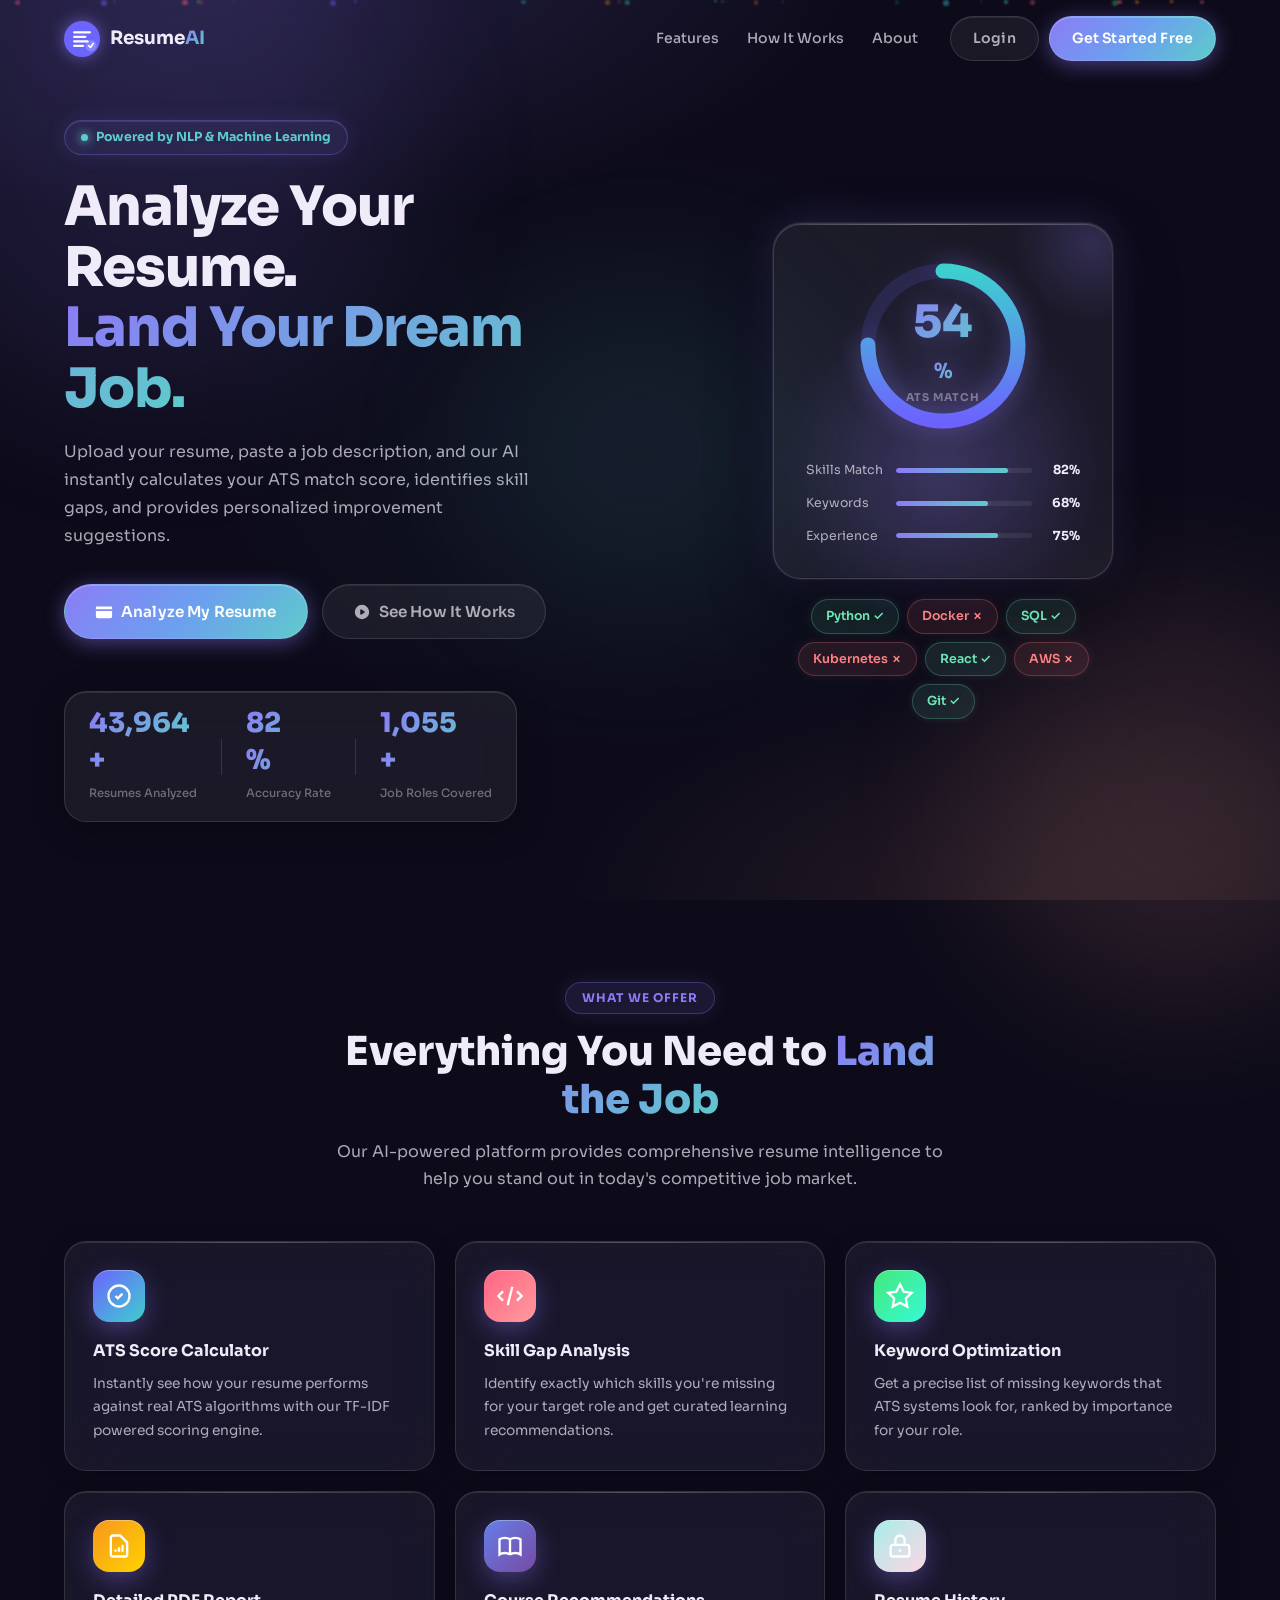
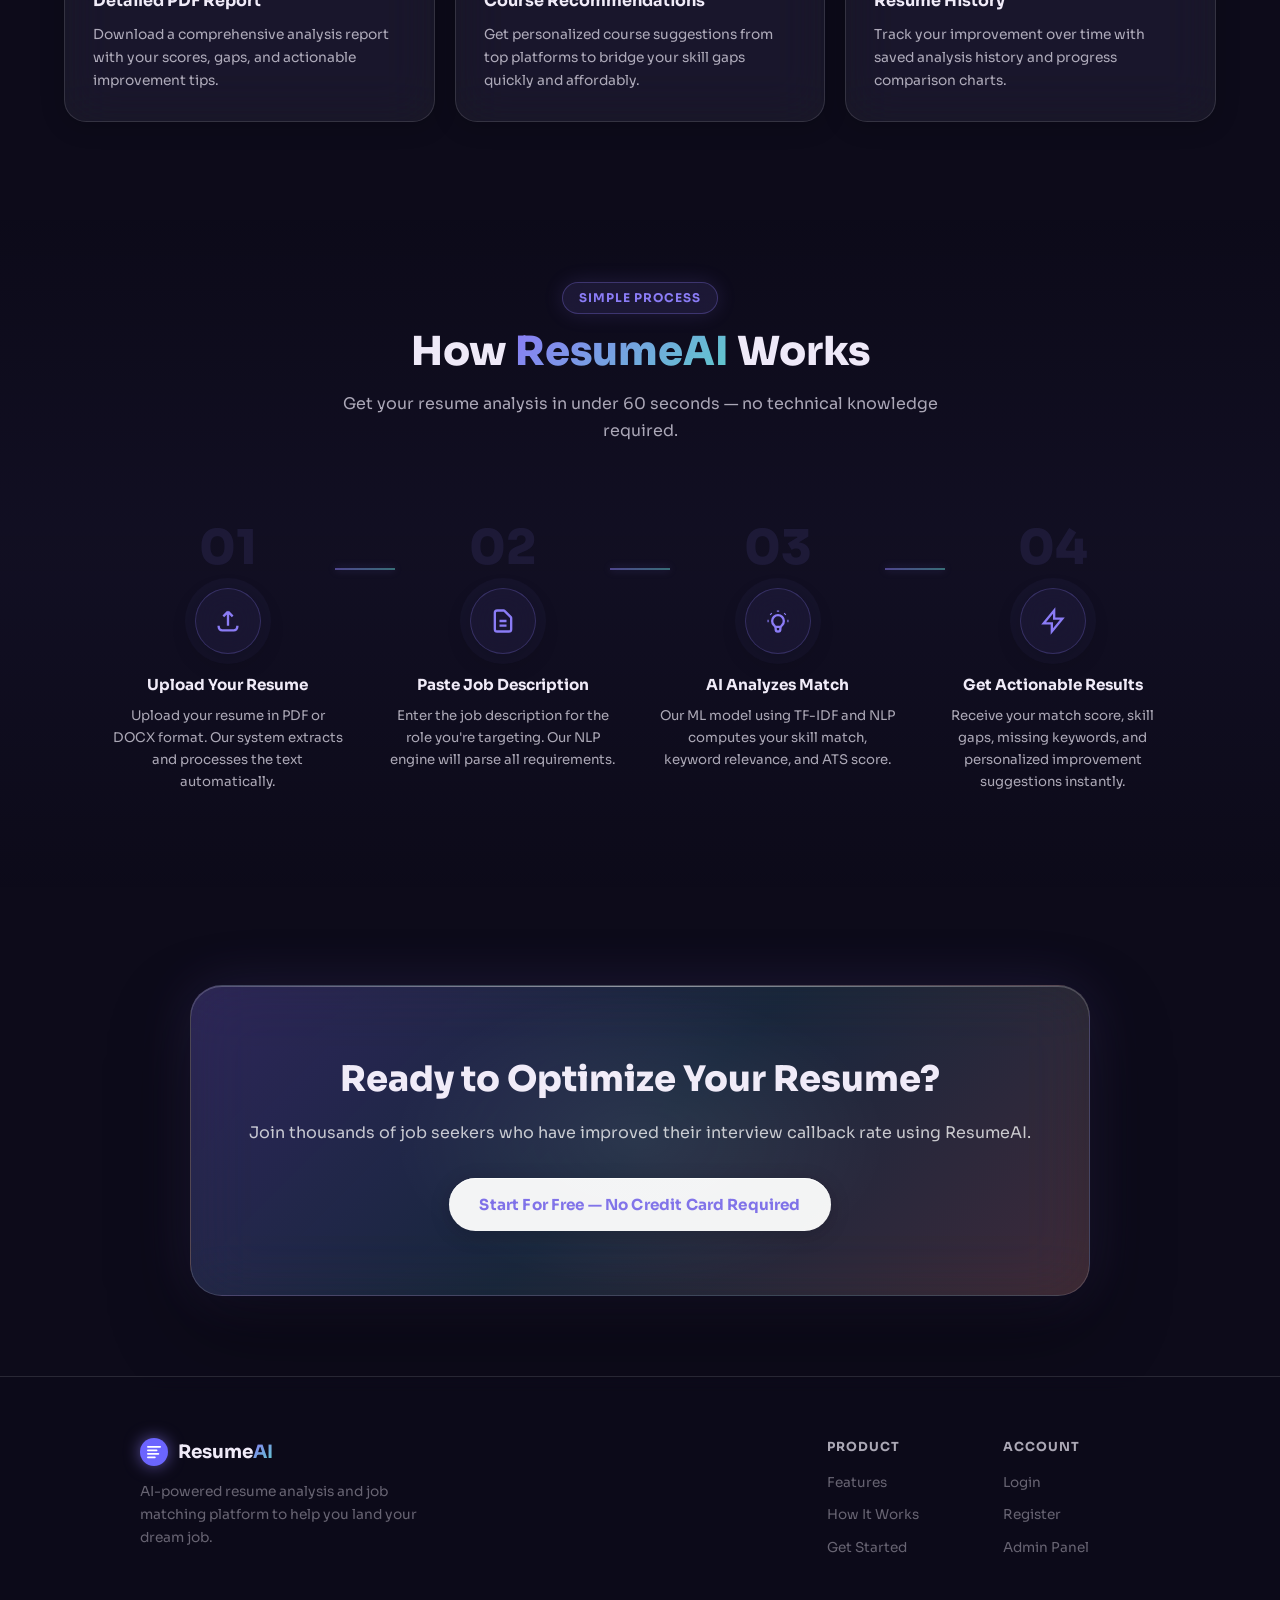
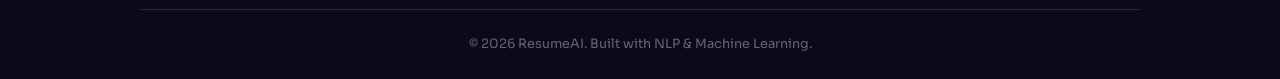
<file: index.html>
<!DOCTYPE html>
<html lang="en">

<head>
    <meta charset="UTF-8" />
    <meta name="viewport" content="width=device-width, initial-scale=1.0" />
    <title>ResumeAI – Smart Resume Analyzer & Job Matcher</title>
    <meta name="description"
        content="Analyze your resume with AI, match jobs, find skill gaps and get personalized improvement suggestions to beat ATS systems." />
    <link rel="preconnect" href="https://fonts.googleapis.com" />
    <link rel="preconnect" href="https://fonts.gstatic.com" crossorigin />
    <link
        href="https://fonts.googleapis.com/css2?family=Sora:wght@300;400;500;600;700;800&family=Inter:wght@300;400;500;600;700;800;900&display=swap"
        rel="stylesheet" />
    <link rel="stylesheet" href="css/global.css" />
    <link rel="stylesheet" href="css/landing.css" />
</head>

<body>
    <!-- ===== AMBIENT ORBS ===== -->
    <div class="ambient-orb orb-purple"></div>
    <div class="ambient-orb orb-warm"></div>
    <div class="ambient-orb orb-teal"></div>

    <!-- ===== PARTICLES BACKGROUND ===== -->
    <div class="particles" id="particles"></div>

    <!-- ===== NAVBAR ===== -->
    <nav class="navbar" id="navbar">
        <div class="nav-container">
            <a href="index.html" class="nav-logo">
                <div class="logo-icon">
                    <svg viewBox="0 0 32 32" fill="none">
                        <circle cx="16" cy="16" r="16" fill="url(#lg1)" />
                        <path d="M9 10h14M9 14h10M9 18h12M9 22h8" stroke="#fff" stroke-width="2"
                            stroke-linecap="round" />
                        <circle cx="24" cy="22" r="5" fill="#fff" fill-opacity=".2" />
                        <path d="M22 22l1.5 1.5L26 20" stroke="#fff" stroke-width="1.5" stroke-linecap="round"
                            stroke-linejoin="round" />
                        <defs>
                            <linearGradient id="lg1" x1="0" y1="0" x2="32" y2="32">
                                <stop stop-color="#6C63FF" />
                                <stop offset="1" stop-color="#3ECFCF" />
                            </linearGradient>
                        </defs>
                    </svg>
                </div>
                <span>Resume<strong>AI</strong></span>
            </a>
            <div class="nav-links">
                <a href="#features">Features</a>
                <a href="#how-it-works">How It Works</a>
                <a href="#about">About</a>
            </div>
            <div class="nav-actions">
                <a href="pages/login.html" class="btn btn-ghost">Login</a>
                <a href="pages/register.html" class="btn btn-primary">Get Started Free</a>
            </div>
            <button class="nav-toggle" id="navToggle">
                <span></span><span></span><span></span>
            </button>
        </div>
    </nav>

    <!-- ===== HERO SECTION ===== -->
    <section class="hero" id="hero">
        <div class="hero-content">
            <div class="hero-badge animate-fadeup">
                <span class="badge-dot"></span>
                Powered by NLP & Machine Learning
            </div>
            <h1 class="hero-title animate-fadeup delay-1">
                Analyze Your Resume.<br />
                <span class="gradient-text">Land Your Dream Job.</span>
            </h1>
            <p class="hero-subtitle animate-fadeup delay-2">
                Upload your resume, paste a job description, and our AI instantly calculates your ATS match score,
                identifies skill gaps, and provides personalized improvement suggestions.
            </p>
            <div class="hero-actions animate-fadeup delay-3">
                <a href="pages/register.html" class="btn btn-primary btn-large">
                    <svg viewBox="0 0 20 20" fill="currentColor">
                        <path d="M1 5a1 1 0 011-1h16a1 1 0 011 1v2H1V5zm0 4h18v6a2 2 0 01-2 2H3a2 2 0 01-2-2V9z" />
                    </svg>
                    Analyze My Resume
                </a>
                <a href="#how-it-works" class="btn btn-ghost btn-large">
                    <svg viewBox="0 0 20 20" fill="currentColor">
                        <path fill-rule="evenodd"
                            d="M10 18a8 8 0 100-16 8 8 0 000 16zM9.555 7.168A1 1 0 008 8v4a1 1 0 001.555.832l3-2a1 1 0 000-1.664l-3-2z"
                            clip-rule="evenodd" />
                    </svg>
                    See How It Works
                </a>
            </div>
            <div class="hero-stats animate-fadeup delay-4">
                <div class="stat-item">
                    <span class="stat-number" data-target="50000">0</span><span>+</span>
                    <span class="stat-label">Resumes Analyzed</span>
                </div>
                <div class="stat-divider"></div>
                <div class="stat-item">
                    <span class="stat-number" data-target="94">0</span><span>%</span>
                    <span class="stat-label">Accuracy Rate</span>
                </div>
                <div class="stat-divider"></div>
                <div class="stat-item">
                    <span class="stat-number" data-target="1200">0</span><span>+</span>
                    <span class="stat-label">Job Roles Covered</span>
                </div>
            </div>
        </div>
        <div class="hero-visual animate-fadein delay-2">
            <div class="score-card floating">
                <div class="score-ring">
                    <svg viewBox="0 0 120 120">
                        <circle cx="60" cy="60" r="50" fill="none" stroke="rgba(108,99,255,0.15)" stroke-width="10" />
                        <circle cx="60" cy="60" r="50" fill="none" stroke="url(#scoreGrad)" stroke-width="10"
                            stroke-linecap="round" stroke-dasharray="314" stroke-dashoffset="78"
                            transform="rotate(-90 60 60)" class="score-arc" />
                        <defs>
                            <linearGradient id="scoreGrad" x1="0%" y1="0%" x2="100%" y2="0%">
                                <stop offset="0%" stop-color="#6C63FF" />
                                <stop offset="100%" stop-color="#3ECFCF" />
                            </linearGradient>
                        </defs>
                    </svg>
                    <div class="score-center">
                        <span class="score-value animate-count" data-target="75">0</span>
                        <span class="score-pct">%</span>
                        <span class="score-label">ATS Match</span>
                    </div>
                </div>
                <div class="score-details">
                    <div class="score-row">
                        <span>Skills Match</span>
                        <div class="mini-bar">
                            <div class="mini-fill" style="width:82%"></div>
                        </div>
                        <span class="score-val">82%</span>
                    </div>
                    <div class="score-row">
                        <span>Keywords</span>
                        <div class="mini-bar">
                            <div class="mini-fill" style="width:68%"></div>
                        </div>
                        <span class="score-val">68%</span>
                    </div>
                    <div class="score-row">
                        <span>Experience</span>
                        <div class="mini-bar">
                            <div class="mini-fill" style="width:75%"></div>
                        </div>
                        <span class="score-val">75%</span>
                    </div>
                </div>
            </div>
            <div class="skills-chip-cloud">
                <span class="skill-chip matched animate-chip delay-1">Python ✓</span>
                <span class="skill-chip missing animate-chip delay-2">Docker ✗</span>
                <span class="skill-chip matched animate-chip delay-3">SQL ✓</span>
                <span class="skill-chip missing animate-chip delay-1">Kubernetes ✗</span>
                <span class="skill-chip matched animate-chip delay-4">React ✓</span>
                <span class="skill-chip missing animate-chip delay-2">AWS ✗</span>
                <span class="skill-chip matched animate-chip delay-3">Git ✓</span>
            </div>
        </div>
    </section>

    <!-- ===== FEATURES SECTION ===== -->
    <section class="features" id="features">
        <div class="section-header">
            <span class="section-tag">What We Offer</span>
            <h2>Everything You Need to <span class="gradient-text">Land the Job</span></h2>
            <p>Our AI-powered platform provides comprehensive resume intelligence to help you stand out in today's
                competitive job market.</p>
        </div>
        <div class="features-grid">
            <div class="feature-card" data-delay="0">
                <div class="feature-icon" style="--c1:#6C63FF;--c2:#3ECFCF">
                    <svg viewBox="0 0 24 24" fill="none" stroke="currentColor" stroke-width="2">
                        <path d="M9 12l2 2 4-4m6 2a9 9 0 11-18 0 9 9 0 0118 0z" />
                    </svg>
                </div>
                <h3>ATS Score Calculator</h3>
                <p>Instantly see how your resume performs against real ATS algorithms with our TF-IDF powered scoring
                    engine.</p>
            </div>
            <div class="feature-card" data-delay="100">
                <div class="feature-icon" style="--c1:#FF6584;--c2:#FF9A9E">
                    <svg viewBox="0 0 24 24" fill="none" stroke="currentColor" stroke-width="2">
                        <path d="M10 20l4-16m4 4l4 4-4 4M6 16l-4-4 4-4" />
                    </svg>
                </div>
                <h3>Skill Gap Analysis</h3>
                <p>Identify exactly which skills you're missing for your target role and get curated learning
                    recommendations.</p>
            </div>
            <div class="feature-card" data-delay="200">
                <div class="feature-icon" style="--c1:#43E97B;--c2:#38F9D7">
                    <svg viewBox="0 0 24 24" fill="none" stroke="currentColor" stroke-width="2">
                        <path
                            d="M12 2l3.09 6.26L22 9.27l-5 4.87 1.18 6.88L12 17.77l-6.18 3.25L7 14.14 2 9.27l6.91-1.01L12 2z" />
                    </svg>
                </div>
                <h3>Keyword Optimization</h3>
                <p>Get a precise list of missing keywords that ATS systems look for, ranked by importance for your role.
                </p>
            </div>
            <div class="feature-card" data-delay="300">
                <div class="feature-icon" style="--c1:#F7971E;--c2:#FFD200">
                    <svg viewBox="0 0 24 24" fill="none" stroke="currentColor" stroke-width="2">
                        <path
                            d="M9 17v-2m3 2v-4m3 4v-6m2 10H7a2 2 0 01-2-2V5a2 2 0 012-2h5.586a1 1 0 01.707.293l5.414 5.414a1 1 0 01.293.707V19a2 2 0 01-2 2z" />
                    </svg>
                </div>
                <h3>Detailed PDF Report</h3>
                <p>Download a comprehensive analysis report with your scores, gaps, and actionable improvement tips.</p>
            </div>
            <div class="feature-card" data-delay="400">
                <div class="feature-icon" style="--c1:#667EEA;--c2:#764BA2">
                    <svg viewBox="0 0 24 24" fill="none" stroke="currentColor" stroke-width="2">
                        <path
                            d="M12 6.253v13m0-13C10.832 5.477 9.246 5 7.5 5S4.168 5.477 3 6.253v13C4.168 18.477 5.754 18 7.5 18s3.332.477 4.5 1.253m0-13C13.168 5.477 14.754 5 16.5 5c1.747 0 3.332.477 4.5 1.253v13C19.832 18.477 18.247 18 16.5 18c-1.746 0-3.332.477-4.5 1.253" />
                    </svg>
                </div>
                <h3>Course Recommendations</h3>
                <p>Get personalized course suggestions from top platforms to bridge your skill gaps quickly and
                    affordably.</p>
            </div>
            <div class="feature-card" data-delay="500">
                <div class="feature-icon" style="--c1:#A8EDEA;--c2:#FED6E3">
                    <svg viewBox="0 0 24 24" fill="none" stroke="currentColor" stroke-width="2">
                        <path
                            d="M12 15v2m-6 4h12a2 2 0 002-2v-6a2 2 0 00-2-2H6a2 2 0 00-2 2v6a2 2 0 002 2zm10-10V7a4 4 0 00-8 0v4h8z" />
                    </svg>
                </div>
                <h3>Resume History</h3>
                <p>Track your improvement over time with saved analysis history and progress comparison charts.</p>
            </div>
        </div>
    </section>

    <!-- ===== HOW IT WORKS ===== -->
    <section class="how-it-works" id="how-it-works">
        <div class="section-header">
            <span class="section-tag">Simple Process</span>
            <h2>How <span class="gradient-text">ResumeAI</span> Works</h2>
            <p>Get your resume analysis in under 60 seconds — no technical knowledge required.</p>
        </div>
        <div class="steps-container">
            <div class="step-card">
                <div class="step-number">01</div>
                <div class="step-icon">
                    <svg viewBox="0 0 24 24" fill="none" stroke="currentColor" stroke-width="2">
                        <path d="M4 16v1a3 3 0 003 3h10a3 3 0 003-3v-1m-4-8l-4-4m0 0L8 8m4-4v12" />
                    </svg>
                </div>
                <h3>Upload Your Resume</h3>
                <p>Upload your resume in PDF or DOCX format. Our system extracts and processes the text automatically.
                </p>
                <div class="step-connector"></div>
            </div>
            <div class="step-card">
                <div class="step-number">02</div>
                <div class="step-icon">
                    <svg viewBox="0 0 24 24" fill="none" stroke="currentColor" stroke-width="2">
                        <path
                            d="M9 12h6m-6 4h6m2 5H7a2 2 0 01-2-2V5a2 2 0 012-2h5.586a1 1 0 01.707.293l5.414 5.414a1 1 0 01.293.707V19a2 2 0 01-2 2z" />
                    </svg>
                </div>
                <h3>Paste Job Description</h3>
                <p>Enter the job description for the role you're targeting. Our NLP engine will parse all requirements.
                </p>
                <div class="step-connector"></div>
            </div>
            <div class="step-card">
                <div class="step-number">03</div>
                <div class="step-icon">
                    <svg viewBox="0 0 24 24" fill="none" stroke="currentColor" stroke-width="2">
                        <path
                            d="M9.663 17h4.673M12 3v1m6.364 1.636l-.707.707M21 12h-1M4 12H3m3.343-5.657l-.707-.707m2.828 9.9a5 5 0 117.072 0l-.548.547A3.374 3.374 0 0014 18.469V19a2 2 0 11-4 0v-.531c0-.895-.356-1.754-.988-2.386l-.548-.547z" />
                    </svg>
                </div>
                <h3>AI Analyzes Match</h3>
                <p>Our ML model using TF-IDF and NLP computes your skill match, keyword relevance, and ATS score.</p>
                <div class="step-connector"></div>
            </div>
            <div class="step-card">
                <div class="step-number">04</div>
                <div class="step-icon">
                    <svg viewBox="0 0 24 24" fill="none" stroke="currentColor" stroke-width="2">
                        <path d="M13 10V3L4 14h7v7l9-11h-7z" />
                    </svg>
                </div>
                <h3>Get Actionable Results</h3>
                <p>Receive your match score, skill gaps, missing keywords, and personalized improvement suggestions
                    instantly.</p>
            </div>
        </div>
    </section>

    <!-- ===== CTA SECTION ===== -->
    <section class="cta-section">
        <div class="cta-content">
            <h2>Ready to Optimize Your Resume?</h2>
            <p>Join thousands of job seekers who have improved their interview callback rate using ResumeAI.</p>
            <a href="pages/register.html" class="btn btn-white btn-large">
                Start For Free — No Credit Card Required
            </a>
        </div>
        <div class="cta-glow"></div>
    </section>

    <!-- ===== FOOTER ===== -->
    <footer class="footer">
        <div class="footer-content">
            <div class="footer-brand">
                <a href="index.html" class="nav-logo">
                    <div class="logo-icon small">
                        <svg viewBox="0 0 32 32" fill="none">
                            <circle cx="16" cy="16" r="16" fill="url(#fLg)" />
                            <path d="M9 10h14M9 14h10M9 18h12M9 22h8" stroke="#fff" stroke-width="2"
                                stroke-linecap="round" />
                            <defs>
                                <linearGradient id="fLg" x1="0" y1="0" x2="32" y2="32">
                                    <stop stop-color="#6C63FF" />
                                    <stop offset="1" stop-color="#3ECFCF" />
                                </linearGradient>
                            </defs>
                        </svg>
                    </div>
                    <span>Resume<strong>AI</strong></span>
                </a>
                <p>AI-powered resume analysis and job matching platform to help you land your dream job.</p>
            </div>
            <div class="footer-links">
                <div class="footer-col">
                    <h4>Product</h4>
                    <a href="#features">Features</a>
                    <a href="#how-it-works">How It Works</a>
                    <a href="pages/register.html">Get Started</a>
                </div>
                <div class="footer-col">
                    <h4>Account</h4>
                    <a href="pages/login.html">Login</a>
                    <a href="pages/register.html">Register</a>
                    <a href="pages/admin.html">Admin Panel</a>
                </div>
            </div>
        </div>
        <div class="footer-bottom">
            <p>© 2026 ResumeAI. Built with NLP & Machine Learning.</p>
        </div>
    </footer>

    <script src="js/landing.js"></script>
</body>

</html>
</file>
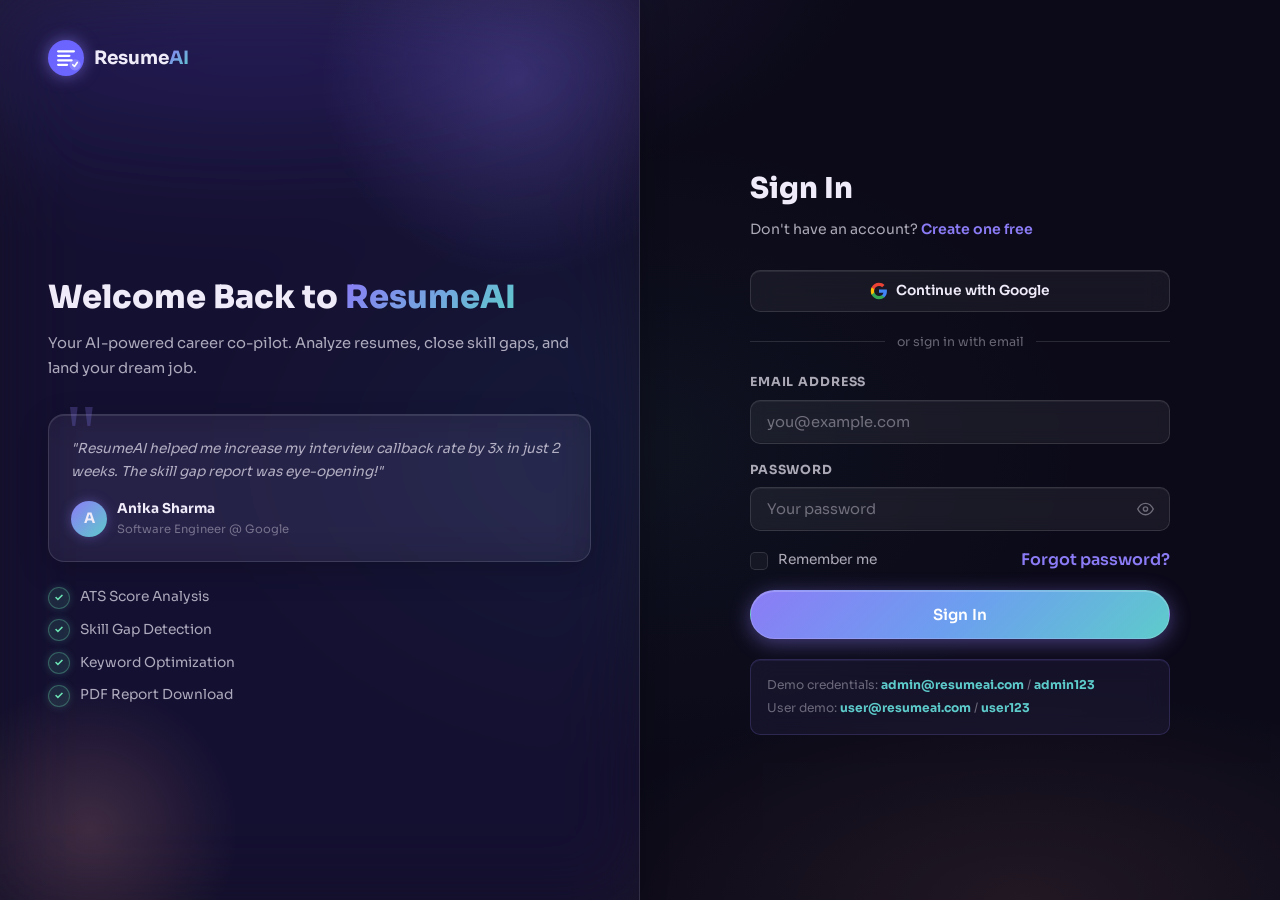
<file: pages/history.html>
<!DOCTYPE html>
<html lang="en">

<head>
    <meta charset="UTF-8" />
    <meta name="viewport" content="width=device-width, initial-scale=1.0" />
    <title>Analysis History – ResumeAI</title>
    <link rel="preconnect" href="https://fonts.googleapis.com" />
    <link href="https://fonts.googleapis.com/css2?family=Inter:wght@300;400;500;600;700;800;900&display=swap"
        rel="stylesheet" />
    <link rel="stylesheet" href="../css/global.css" />
    <link rel="stylesheet" href="../css/dashboard.css" />
</head>

<body>
    <div class="particles" id="particles"></div>
    <aside class="sidebar" id="sidebar">
        <div class="sidebar-header">
            <a href="../index.html" class="nav-logo">
                <div class="logo-icon"><svg viewBox="0 0 32 32" fill="none">
                        <circle cx="16" cy="16" r="16" fill="url(#hlg)" />
                        <path d="M9 10h14M9 14h10M9 18h12M9 22h8" stroke="#fff" stroke-width="2"
                            stroke-linecap="round" />
                        <defs>
                            <linearGradient id="hlg" x1="0" y1="0" x2="32" y2="32">
                                <stop stop-color="#6C63FF" />
                                <stop offset="1" stop-color="#3ECFCF" />
                            </linearGradient>
                        </defs>
                    </svg></div><span>Resume<strong>AI</strong></span>
            </a>
            <button class="sidebar-close" id="sidebarClose">✕</button>
        </div>
        <nav class="sidebar-nav">
            <div class="nav-group">
                <div class="nav-group-label">Main</div>
                <a href="dashboard.html" class="nav-item"><svg viewBox="0 0 24 24" fill="none" stroke="currentColor"
                        stroke-width="2">
                        <rect x="3" y="3" width="7" height="7" rx="1" />
                        <rect x="14" y="3" width="7" height="7" rx="1" />
                        <rect x="14" y="14" width="7" height="7" rx="1" />
                        <rect x="3" y="14" width="7" height="7" rx="1" />
                    </svg>Dashboard</a>
                <a href="analyzer.html" class="nav-item"><svg viewBox="0 0 24 24" fill="none" stroke="currentColor"
                        stroke-width="2">
                        <circle cx="11" cy="11" r="8" />
                        <path d="m21 21-4.35-4.35M11 8v6M8 11h6" />
                    </svg>Analyze Resume</a>
                <a href="history.html" class="nav-item active"><svg viewBox="0 0 24 24" fill="none"
                        stroke="currentColor" stroke-width="2">
                        <path d="M12 8v4l3 3m6-3a9 9 0 11-18 0 9 9 0 0118 0z" />
                    </svg>History</a>
            </div>
            <div class="nav-group">
                <div class="nav-group-label">Account</div>
                <a href="profile.html" class="nav-item"><svg viewBox="0 0 24 24" fill="none" stroke="currentColor"
                        stroke-width="2">
                        <path d="M20 21v-2a4 4 0 00-4-4H8a4 4 0 00-4 4v2" />
                        <circle cx="12" cy="7" r="4" />
                    </svg>My Profile</a>
                <a href="#" class="nav-item" id="logoutBtn"><svg viewBox="0 0 24 24" fill="none" stroke="currentColor"
                        stroke-width="2">
                        <path d="M9 21H5a2 2 0 01-2-2V5a2 2 0 012-2h4M16 17l5-5-5-5M21 12H9" />
                    </svg>Logout</a>
            </div>
        </nav>
        <div class="sidebar-footer">
            <div class="sidebar-user">
                <div class="user-avatar" id="userAvatarSidebar">U</div>
                <div class="user-info">
                    <div class="user-name" id="sidebarUserName">Loading...</div>
                    <div class="user-role" id="sidebarUserRole">User</div>
                </div>
            </div>
        </div>
    </aside>

    <main class="main-content">
        <header class="topbar">
            <button class="sidebar-toggle" id="sidebarToggle"><svg viewBox="0 0 24 24" fill="none" stroke="currentColor"
                    stroke-width="2" width="22" height="22">
                    <path d="M3 12h18M3 6h18M3 18h18" />
                </svg></button>
            <div class="topbar-left">
                <h1 class="page-title">Analysis History</h1><span class="page-subtitle">All your past resume
                    analyses</span>
            </div>
            <div class="topbar-actions"><a href="analyzer.html" class="btn btn-primary"><svg viewBox="0 0 24 24"
                        fill="currentColor" width="16" height="16">
                        <path d="M12 4v16m8-8H4" />
                    </svg>New Analysis</a></div>
        </header>
        <div class="dashboard-body">
            <!-- Filters -->
            <div class="history-filters">
                <input type="text" id="searchHistory" class="form-control" placeholder="Search by job role..."
                    style="max-width:280px;" />
                <select id="sortHistory" class="form-control" style="max-width:180px;">
                    <option value="date_desc">Newest First</option>
                    <option value="date_asc">Oldest First</option>
                    <option value="score_desc">Highest Score</option>
                    <option value="score_asc">Lowest Score</option>
                </select>
                <button class="btn btn-danger btn-sm" id="clearHistory">Clear All History</button>
            </div>

            <!-- History table -->
            <div class="table-card">
                <div class="table-header">
                    <h3>All Analyses <span id="historyCount" class="badge badge-primary">0</span></h3>
                    <span style="font-size:0.8rem;color:var(--text-muted)" id="historyRange"></span>
                </div>
                <div id="historyTableContainer">
                    <div class="empty-state-dash">
                        <div class="empty-icon">🕐</div>
                        <h4>No analysis history yet</h4>
                        <p>Your past analyses will appear here once you start analyzing resumes.</p>
                        <a href="analyzer.html" class="btn btn-primary">Analyze My Resume</a>
                    </div>
                </div>
            </div>

            <!-- Progress over time card -->
            <div class="table-card" id="progressCard" style="display:none">
                <div class="table-header">
                    <h3>Score Progress Over Time</h3>
                </div>
                <div style="padding:20px">
                    <div id="progressBars"></div>
                </div>
            </div>
        </div>
    </main>

    <div class="toast-container" id="toastContainer"></div>
    <script src="../js/utils.js"></script>
    <script>
        document.addEventListener('DOMContentLoaded', () => {
            const user = requireAuth();
            if (!user) return;
            document.getElementById('sidebarUserName').textContent = user.name;
            document.getElementById('sidebarUserRole').textContent = user.role === 'admin' ? 'Administrator' : 'User';
            document.getElementById('userAvatarSidebar').textContent = user.name[0].toUpperCase();
            document.getElementById('logoutBtn').addEventListener('click', e => { e.preventDefault(); Store.remove('ra_current_user'); window.location.href = '../index.html'; });
            const sidebar = document.getElementById('sidebar');
            document.getElementById('sidebarToggle')?.addEventListener('click', () => sidebar.classList.toggle('open'));
            document.getElementById('sidebarClose')?.addEventListener('click', () => sidebar.classList.remove('open'));

            let analyses = Store.get('ra_analyses', []).filter(a => user.role === 'admin' || a.userId === user.id);
            renderHistory(analyses);

            // Search
            document.getElementById('searchHistory').addEventListener('input', e => {
                let filtered = analyses.filter(a => (a.jobTitle || '').toLowerCase().includes(e.target.value.toLowerCase()));
                renderHistory(filtered);
            });

            // Sort
            document.getElementById('sortHistory').addEventListener('change', e => {
                let sorted = [...analyses];
                if (e.target.value === 'date_asc') sorted.sort((a, b) => new Date(a.date) - new Date(b.date));
                else if (e.target.value === 'date_desc') sorted.sort((a, b) => new Date(b.date) - new Date(a.date));
                else if (e.target.value === 'score_desc') sorted.sort((a, b) => b.overallScore - a.overallScore);
                else if (e.target.value === 'score_asc') sorted.sort((a, b) => a.overallScore - b.overallScore);
                renderHistory(sorted);
            });

            // Clear
            document.getElementById('clearHistory').addEventListener('click', () => {
                if (!confirm('Clear all your analysis history? This cannot be undone.')) return;
                const all = Store.get('ra_analyses', []);
                Store.set('ra_analyses', all.filter(a => a.userId !== user.id));
                analyses = [];
                renderHistory([]);
                showToast('History cleared.', 'info');
            });

            function renderHistory(list) {
                const container = document.getElementById('historyTableContainer');
                document.getElementById('historyCount').textContent = list.length;
                if (list.length === 0) {
                    container.innerHTML = `<div class="empty-state-dash"><div class="empty-icon">🕐</div><h4>No analyses found</h4><p>Try adjusting your search or <a href="analyzer.html" class="auth-link">run a new analysis</a>.</p></div>`;
                    document.getElementById('progressCard').style.display = 'none';
                    return;
                }
                const scoreClass = s => s >= 75 ? 'high' : s >= 50 ? 'medium' : 'low';
                let html = `<table class="analysis-table"><thead><tr><th>#</th><th>Job Role</th><th>Date & Time</th><th>ATS Score</th><th>Skills Match</th><th>Missing Skills</th><th>Action</th></tr></thead><tbody>`;
                list.slice().reverse().forEach((a, i) => {
                    html += `<tr>
          <td style="color:var(--text-muted)">${i + 1}</td>
          <td><strong>${a.jobTitle || 'Untitled Analysis'}</strong></td>
          <td style="font-size:0.8rem">${new Date(a.date).toLocaleString('en-IN', { day: '2-digit', month: 'short', year: 'numeric', hour: '2-digit', minute: '2-digit' })}</td>
          <td><span class="score-pill ${scoreClass(a.overallScore)}">${a.overallScore}%</span></td>
          <td><span class="score-pill ${scoreClass(a.skillsScore || 0)}">${a.skillsScore || '--'}%</span></td>
          <td><span class="badge badge-danger">${a.missingSkills?.length || 0}</span></td>
          <td><button class="btn btn-ghost btn-sm" onclick="viewDetails('${a.id}')">Details</button></td>
        </tr>`;
                });
                html += `</tbody></table>`;
                container.innerHTML = html;

                // Progress visualization
                document.getElementById('progressCard').style.display = 'block';
                const bars = list.slice(-6).reverse();
                document.getElementById('progressBars').innerHTML = bars.map(a => `
        <div style="margin-bottom:12px">
          <div style="display:flex;justify-content:space-between;font-size:0.82rem;margin-bottom:4px">
            <span style="color:var(--text-secondary)">${a.jobTitle || 'Analysis'}</span>
            <strong>${a.overallScore}%</strong>
          </div>
          <div class="progress-bar"><div class="progress-fill" style="width:${a.overallScore}%"></div></div>
        </div>
      `).join('');
            }

            window.viewDetails = (id) => {
                const a = analyses.find(x => x.id === id);
                if (!a) return;
                const scoreClass = s => s >= 75 ? 'grade-excellent' : s >= 70 ? 'grade-good' : s >= 50 ? 'grade-average' : 'grade-poor';
                const grade = a.overallScore >= 85 ? 'Excellent' : a.overallScore >= 70 ? 'Good' : a.overallScore >= 50 ? 'Average' : 'Needs Work';
                showToast(`${a.jobTitle}: Score ${a.overallScore}% (${grade})`, 'info', 6000);
            };
        });
    </script>
    <style>
        .history-filters {
            display: flex;
            gap: 12px;
            flex-wrap: wrap;
            align-items: center;
        }
    </style>
</body>

</html>
</file>
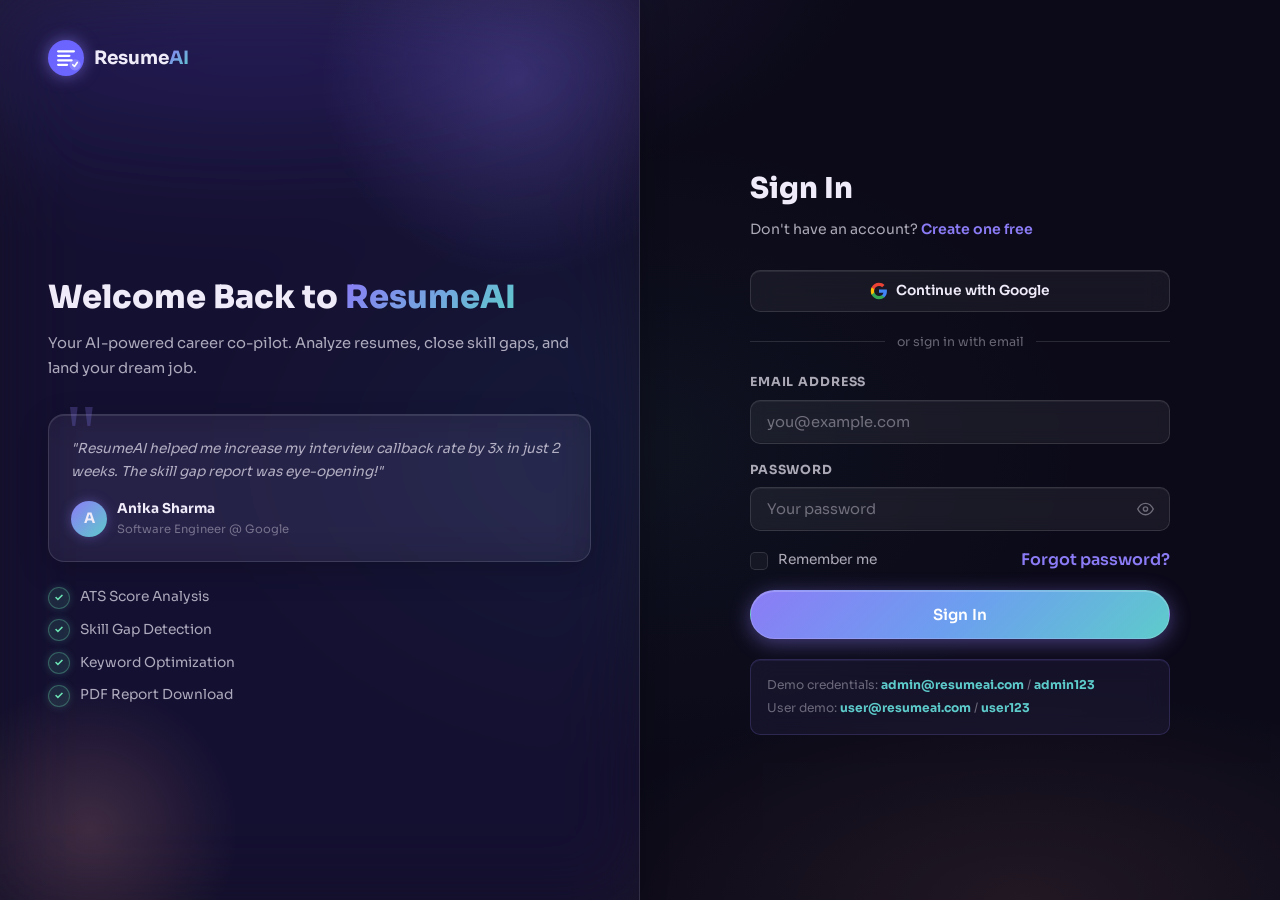
<file: pages/login.html>
<!DOCTYPE html>
<html lang="en">

<head>
    <meta charset="UTF-8" />
    <meta name="viewport" content="width=device-width, initial-scale=1.0" />
    <title>Login – ResumeAI</title>
    <meta name="description" content="Login to your ResumeAI account to access your resume analysis dashboard." />
    <link rel="preconnect" href="https://fonts.googleapis.com" />
    <link href="https://fonts.googleapis.com/css2?family=Inter:wght@300;400;500;600;700;800;900&display=swap"
        rel="stylesheet" />
    <link rel="stylesheet" href="../css/global.css" />
    <link rel="stylesheet" href="../css/auth.css" />
</head>

<body>
    <div class="particles" id="particles"></div>

    <div class="auth-layout">
        <!-- ===== LEFT PANEL ===== -->
        <div class="auth-left">
            <a href="../index.html" class="nav-logo auth-brand">
                <div class="logo-icon">
                    <svg viewBox="0 0 32 32" fill="none">
                        <circle cx="16" cy="16" r="16" fill="url(#alg)" />
                        <path d="M9 10h14M9 14h10M9 18h12M9 22h8" stroke="#fff" stroke-width="2"
                            stroke-linecap="round" />
                        <circle cx="24" cy="22" r="5" fill="#fff" fill-opacity=".2" />
                        <path d="M22 22l1.5 1.5L26 20" stroke="#fff" stroke-width="1.5" stroke-linecap="round"
                            stroke-linejoin="round" />
                        <defs>
                            <linearGradient id="alg" x1="0" y1="0" x2="32" y2="32">
                                <stop stop-color="#6C63FF" />
                                <stop offset="1" stop-color="#3ECFCF" />
                            </linearGradient>
                        </defs>
                    </svg>
                </div>
                <span>Resume<strong>AI</strong></span>
            </a>
            <div class="auth-left-content">
                <h1>Welcome Back to <span class="gradient-text">ResumeAI</span></h1>
                <p>Your AI-powered career co-pilot. Analyze resumes, close skill gaps, and land your dream job.</p>
                <div class="auth-testimonial">
                    <div class="testimonial-text">"ResumeAI helped me increase my interview callback rate by 3x in just
                        2 weeks. The skill gap report was eye-opening!"</div>
                    <div class="testimonial-author">
                        <div class="author-avatar">A</div>
                        <div>
                            <div class="author-name">Anika Sharma</div>
                            <div class="author-role">Software Engineer @ Google</div>
                        </div>
                    </div>
                </div>
                <div class="auth-features">
                    <div class="auth-feat"><span class="feat-icon">✓</span> ATS Score Analysis</div>
                    <div class="auth-feat"><span class="feat-icon">✓</span> Skill Gap Detection</div>
                    <div class="auth-feat"><span class="feat-icon">✓</span> Keyword Optimization</div>
                    <div class="auth-feat"><span class="feat-icon">✓</span> PDF Report Download</div>
                </div>
            </div>
        </div>

        <!-- ===== RIGHT PANEL ===== -->
        <div class="auth-right">
            <div class="auth-form-container animate-fadeup">
                <div class="auth-header">
                    <h2>Sign In</h2>
                    <p>Don't have an account? <a href="register.html" class="auth-link">Create one free</a></p>
                </div>

                <div class="social-btns">
                    <button class="social-btn" id="googleLogin">
                        <svg viewBox="0 0 24 24" width="18" height="18">
                            <path
                                d="M22.56 12.25c0-.78-.07-1.53-.2-2.25H12v4.26h5.92c-.26 1.37-1.04 2.53-2.21 3.31v2.77h3.57c2.08-1.92 3.28-4.74 3.28-8.09z"
                                fill="#4285F4" />
                            <path
                                d="M12 23c2.97 0 5.46-.98 7.28-2.66l-3.57-2.77c-.98.66-2.23 1.06-3.71 1.06-2.86 0-5.29-1.93-6.16-4.53H2.18v2.84C3.99 20.53 7.7 23 12 23z"
                                fill="#34A853" />
                            <path
                                d="M5.84 14.09c-.22-.66-.35-1.36-.35-2.09s.13-1.43.35-2.09V7.07H2.18C1.43 8.55 1 10.22 1 12s.43 3.45 1.18 4.93l2.85-2.22.81-.62z"
                                fill="#FBBC05" />
                            <path
                                d="M12 5.38c1.62 0 3.06.56 4.21 1.64l3.15-3.15C17.45 2.09 14.97 1 12 1 7.7 1 3.99 3.47 2.18 7.07l3.66 2.84c.87-2.6 3.3-4.53 6.16-4.53z"
                                fill="#EA4335" />
                        </svg>
                        Continue with Google
                    </button>
                </div>

                <div class="divider"><span>or sign in with email</span></div>

                <form class="auth-form" id="loginForm" novalidate>
                    <div class="form-group" id="fg-email">
                        <label for="loginEmail">Email Address</label>
                        <input type="email" id="loginEmail" class="form-control" placeholder="you@example.com"
                            autocomplete="email" required />
                        <span class="form-error" id="err-email">Please enter a valid email address.</span>
                    </div>
                    <div class="form-group" id="fg-password">
                        <label for="loginPassword">Password</label>
                        <div class="input-password-wrap">
                            <input type="password" id="loginPassword" class="form-control" placeholder="Your password"
                                autocomplete="current-password" required />
                            <button type="button" class="toggle-pw" id="togglePw"
                                aria-label="Toggle password visibility">
                                <svg id="eyeIcon" viewBox="0 0 24 24" fill="none" stroke="currentColor"
                                    stroke-width="2">
                                    <path d="M1 12s4-8 11-8 11 8 11 8-4 8-11 8-11-8-11-8z" />
                                    <circle cx="12" cy="12" r="3" />
                                </svg>
                            </button>
                        </div>
                        <span class="form-error" id="err-password">Password must be at least 6 characters.</span>
                    </div>
                    <div class="form-options">
                        <label class="check-label">
                            <input type="checkbox" id="rememberMe" />
                            <span class="checkmark"></span>
                            Remember me
                        </label>
                        <a href="#" class="auth-link">Forgot password?</a>
                    </div>
                    <button type="submit" class="btn btn-primary btn-full btn-large" id="loginBtn">
                        <span id="loginBtnText">Sign In</span>
                        <div class="btn-spinner hidden" id="loginSpinner"></div>
                    </button>
                </form>

                <div class="auth-demo">
                    <p>Demo credentials: <strong>admin@resumeai.com</strong> / <strong>admin123</strong></p>
                    <p>User demo: <strong>user@resumeai.com</strong> / <strong>user123</strong></p>
                </div>
            </div>
        </div>
    </div>

    <!-- Toast container -->
    <div class="toast-container" id="toastContainer"></div>

    <script src="../js/utils.js"></script>
    <script src="../js/auth.js"></script>
</body>

</html>
</file>
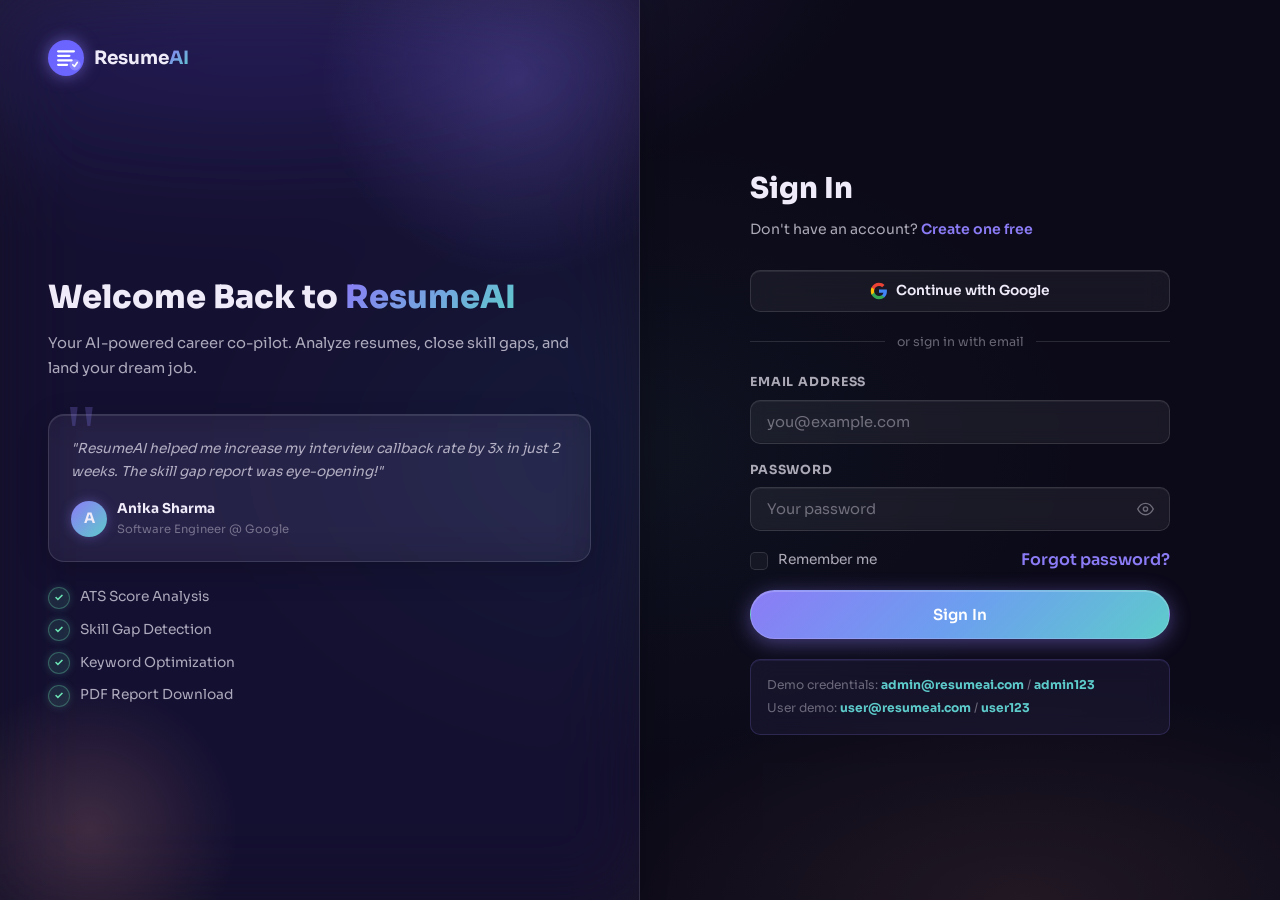
<file: pages/profile.html>
<!DOCTYPE html>
<html lang="en">

<head>
    <meta charset="UTF-8" />
    <meta name="viewport" content="width=device-width, initial-scale=1.0" />
    <title>My Profile – ResumeAI</title>
    <link rel="preconnect" href="https://fonts.googleapis.com" />
    <link href="https://fonts.googleapis.com/css2?family=Inter:wght@300;400;500;600;700;800;900&display=swap"
        rel="stylesheet" />
    <link rel="stylesheet" href="../css/global.css" />
    <link rel="stylesheet" href="../css/dashboard.css" />
</head>

<body>
    <div class="particles" id="particles"></div>
    <aside class="sidebar" id="sidebar">
        <div class="sidebar-header">
            <a href="../index.html" class="nav-logo">
                <div class="logo-icon"><svg viewBox="0 0 32 32" fill="none">
                        <circle cx="16" cy="16" r="16" fill="url(#plg)" />
                        <path d="M9 10h14M9 14h10M9 18h12M9 22h8" stroke="#fff" stroke-width="2"
                            stroke-linecap="round" />
                        <defs>
                            <linearGradient id="plg" x1="0" y1="0" x2="32" y2="32">
                                <stop stop-color="#6C63FF" />
                                <stop offset="1" stop-color="#3ECFCF" />
                            </linearGradient>
                        </defs>
                    </svg></div><span>Resume<strong>AI</strong></span>
            </a>
            <button class="sidebar-close" id="sidebarClose">✕</button>
        </div>
        <nav class="sidebar-nav">
            <div class="nav-group">
                <div class="nav-group-label">Main</div>
                <a href="dashboard.html" class="nav-item"><svg viewBox="0 0 24 24" fill="none" stroke="currentColor"
                        stroke-width="2">
                        <rect x="3" y="3" width="7" height="7" rx="1" />
                        <rect x="14" y="3" width="7" height="7" rx="1" />
                        <rect x="14" y="14" width="7" height="7" rx="1" />
                        <rect x="3" y="14" width="7" height="7" rx="1" />
                    </svg>Dashboard</a>
                <a href="analyzer.html" class="nav-item"><svg viewBox="0 0 24 24" fill="none" stroke="currentColor"
                        stroke-width="2">
                        <circle cx="11" cy="11" r="8" />
                        <path d="m21 21-4.35-4.35M11 8v6M8 11h6" />
                    </svg>Analyze Resume</a>
                <a href="history.html" class="nav-item"><svg viewBox="0 0 24 24" fill="none" stroke="currentColor"
                        stroke-width="2">
                        <path d="M12 8v4l3 3m6-3a9 9 0 11-18 0 9 9 0 0118 0z" />
                    </svg>History</a>
            </div>
            <div class="nav-group">
                <div class="nav-group-label">Account</div>
                <a href="profile.html" class="nav-item active"><svg viewBox="0 0 24 24" fill="none"
                        stroke="currentColor" stroke-width="2">
                        <path d="M20 21v-2a4 4 0 00-4-4H8a4 4 0 00-4 4v2" />
                        <circle cx="12" cy="7" r="4" />
                    </svg>My Profile</a>
                <a href="#" class="nav-item" id="logoutBtn"><svg viewBox="0 0 24 24" fill="none" stroke="currentColor"
                        stroke-width="2">
                        <path d="M9 21H5a2 2 0 01-2-2V5a2 2 0 012-2h4M16 17l5-5-5-5M21 12H9" />
                    </svg>Logout</a>
            </div>
        </nav>
        <div class="sidebar-footer">
            <div class="sidebar-user">
                <div class="user-avatar" id="userAvatarSidebar">U</div>
                <div class="user-info">
                    <div class="user-name" id="sidebarUserName">Loading...</div>
                    <div class="user-role" id="sidebarUserRole">User</div>
                </div>
            </div>
        </div>
    </aside>

    <main class="main-content">
        <header class="topbar">
            <button class="sidebar-toggle" id="sidebarToggle"><svg viewBox="0 0 24 24" fill="none" stroke="currentColor"
                    stroke-width="2" width="22" height="22">
                    <path d="M3 12h18M3 6h18M3 18h18" />
                </svg></button>
            <div class="topbar-left">
                <h1 class="page-title">My Profile</h1><span class="page-subtitle">Manage your account information</span>
            </div>
        </header>
        <div class="dashboard-body">
            <div style="display:grid;grid-template-columns:1fr 2fr;gap:24px;align-items:start">
                <!-- Profile Card -->
                <div class="card" style="text-align:center;padding:32px">
                    <div class="user-avatar" id="profileAvatar"
                        style="width:80px;height:80px;font-size:2rem;margin:0 auto 16px;border:3px solid rgba(108,99,255,0.3)">
                        U</div>
                    <h3 id="profileName" style="font-size:1.2rem;margin-bottom:4px">Loading...</h3>
                    <p id="profileEmail" style="color:var(--text-muted);font-size:0.85rem;margin-bottom:8px">...</p>
                    <span id="profileRoleBadge" class="badge badge-primary">User</span>
                    <div style="margin-top:20px;padding-top:16px;border-top:1px solid var(--border)">
                        <div style="display:flex;justify-content:center;gap:24px">
                            <div style="text-align:center">
                                <div id="profileAnalyses"
                                    style="font-size:1.4rem;font-weight:800;background:var(--gradient-primary);-webkit-background-clip:text;-webkit-text-fill-color:transparent">
                                    0</div>
                                <div style="font-size:0.72rem;color:var(--text-muted)">Analyses</div>
                            </div>
                            <div style="text-align:center">
                                <div id="profileAvgScore"
                                    style="font-size:1.4rem;font-weight:800;background:var(--gradient-primary);-webkit-background-clip:text;-webkit-text-fill-color:transparent">
                                    --</div>
                                <div style="font-size:0.72rem;color:var(--text-muted)">Avg Score</div>
                            </div>
                            <div style="text-align:center">
                                <div id="profileBestScore"
                                    style="font-size:1.4rem;font-weight:800;background:var(--gradient-primary);-webkit-background-clip:text;-webkit-text-fill-color:transparent">
                                    --</div>
                                <div style="font-size:0.72rem;color:var(--text-muted)">Best Score</div>
                            </div>
                        </div>
                    </div>
                </div>

                <!-- Edit Profile -->
                <div class="card">
                    <h3 style="margin-bottom:20px;font-size:1rem;font-weight:700">Edit Profile</h3>
                    <form id="profileForm" style="display:flex;flex-direction:column;gap:16px">
                        <div class="form-row" style="display:grid;grid-template-columns:1fr 1fr;gap:12px">
                            <div class="form-group"><label>First Name</label><input type="text" id="pfFirstName"
                                    class="form-control" /></div>
                            <div class="form-group"><label>Last Name</label><input type="text" id="pfLastName"
                                    class="form-control" /></div>
                        </div>
                        <div class="form-group"><label>Email Address</label><input type="email" id="pfEmail"
                                class="form-control" /></div>
                        <div class="form-group"><label>Current Role</label>
                            <select id="pfRole" class="form-control">
                                <option value="student">Student / Fresh Graduate</option>
                                <option value="professional">Working Professional</option>
                                <option value="career_switcher">Career Switcher</option>
                            </select>
                        </div>
                        <div class="form-group"><label>Target Job Title</label><input type="text" id="pfTargetJob"
                                class="form-control" placeholder="e.g., Senior Data Scientist" /></div>
                        <div class="form-group"><label>LinkedIn Profile URL</label><input type="url" id="pfLinkedin"
                                class="form-control" placeholder="https://linkedin.com/in/yourprofile" /></div>
                        <button type="submit" class="btn btn-primary">Save Changes</button>
                    </form>

                    <div style="margin-top:24px;padding-top:20px;border-top:1px solid var(--border)">
                        <h4 style="font-size:0.88rem;font-weight:700;margin-bottom:14px;color:var(--danger)">⚠️ Danger
                            Zone</h4>
                        <button class="btn btn-danger btn-sm" id="clearDataBtn">Clear My Analysis Data</button>
                    </div>
                </div>
            </div>
        </div>
    </main>

    <div class="toast-container" id="toastContainer"></div>
    <script src="../js/utils.js"></script>
    <script>
        document.addEventListener('DOMContentLoaded', () => {
            const user = requireAuth();
            if (!user) return;
            document.getElementById('sidebarUserName').textContent = user.name;
            document.getElementById('sidebarUserRole').textContent = user.role === 'admin' ? 'Administrator' : 'User';
            document.getElementById('userAvatarSidebar').textContent = user.name[0].toUpperCase();
            document.getElementById('profileAvatar').textContent = user.name[0].toUpperCase();
            document.getElementById('profileName').textContent = user.name;
            document.getElementById('profileEmail').textContent = user.email;
            document.getElementById('profileRoleBadge').textContent = user.role === 'admin' ? 'Administrator' : 'User';
            document.getElementById('logoutBtn').addEventListener('click', e => { e.preventDefault(); Store.remove('ra_current_user'); window.location.href = '../index.html'; });
            const sidebar = document.getElementById('sidebar');
            document.getElementById('sidebarToggle')?.addEventListener('click', () => sidebar.classList.toggle('open'));
            document.getElementById('sidebarClose')?.addEventListener('click', () => sidebar.classList.remove('open'));

            // Load profile data
            const profileData = Store.get(`ra_profile_${user.id}`, {});
            const [fname, ...lname] = user.name.split(' ');
            document.getElementById('pfFirstName').value = fname;
            document.getElementById('pfLastName').value = lname.join(' ');
            document.getElementById('pfEmail').value = user.email;
            document.getElementById('pfRole').value = profileData.role || user.role_type || 'professional';
            document.getElementById('pfTargetJob').value = profileData.targetJob || '';
            document.getElementById('pfLinkedin').value = profileData.linkedin || '';

            // User stats
            const analyses = Store.get('ra_analyses', []).filter(a => a.userId === user.id);
            document.getElementById('profileAnalyses').textContent = analyses.length;
            if (analyses.length > 0) {
                const avg = Math.round(analyses.reduce((s, a) => s + a.overallScore, 0) / analyses.length);
                const best = Math.max(...analyses.map(a => a.overallScore));
                document.getElementById('profileAvgScore').textContent = avg + '%';
                document.getElementById('profileBestScore').textContent = best + '%';
            }

            // Save profile
            document.getElementById('profileForm').addEventListener('submit', e => {
                e.preventDefault();
                const fname = document.getElementById('pfFirstName').value.trim();
                const lname = document.getElementById('pfLastName').value.trim();
                if (!fname) { showToast('First name is required.', 'error'); return; }
                const updatedUser = { ...user, name: `${fname} ${lname}`.trim() };
                Store.set('ra_current_user', updatedUser);
                Store.set(`ra_profile_${user.id}`, {
                    role: document.getElementById('pfRole').value,
                    targetJob: document.getElementById('pfTargetJob').value,
                    linkedin: document.getElementById('pfLinkedin').value,
                });
                document.getElementById('profileName').textContent = updatedUser.name;
                document.getElementById('sidebarUserName').textContent = updatedUser.name;
                showToast('Profile updated successfully! ✓', 'success');
            });

            // Clear data
            document.getElementById('clearDataBtn').addEventListener('click', () => {
                if (!confirm('Clear all your analysis data? This cannot be undone.')) return;
                const all = Store.get('ra_analyses', []);
                Store.set('ra_analyses', all.filter(a => a.userId !== user.id));
                document.getElementById('profileAnalyses').textContent = '0';
                document.getElementById('profileAvgScore').textContent = '--';
                document.getElementById('profileBestScore').textContent = '--';
                showToast('Data cleared successfully.', 'info');
            });
        });
    </script>
    <style>
        .form-row {
            display: grid;
            grid-template-columns: 1fr 1fr;
            gap: 12px;
        }

        @media(max-width:600px) {
            .form-row {
                grid-template-columns: 1fr;
            }
        }
    </style>
</body>

</html>
</file>
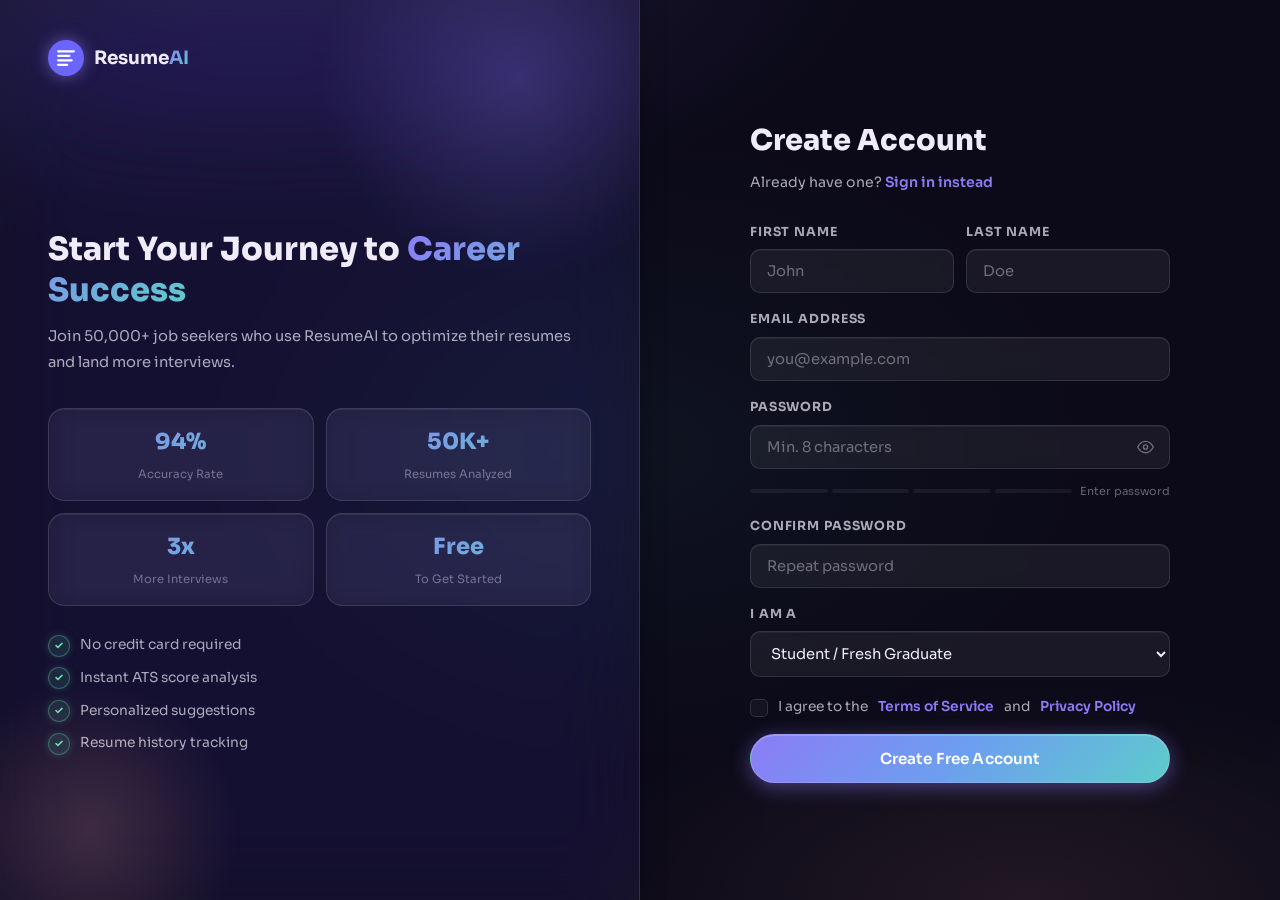
<file: pages/register.html>
<!DOCTYPE html>
<html lang="en">

<head>
    <meta charset="UTF-8" />
    <meta name="viewport" content="width=device-width, initial-scale=1.0" />
    <title>Create Account – ResumeAI</title>
    <meta name="description"
        content="Create your free ResumeAI account and start analyzing your resume against job descriptions instantly." />
    <link rel="preconnect" href="https://fonts.googleapis.com" />
    <link href="https://fonts.googleapis.com/css2?family=Inter:wght@300;400;500;600;700;800;900&display=swap"
        rel="stylesheet" />
    <link rel="stylesheet" href="../css/global.css" />
    <link rel="stylesheet" href="../css/auth.css" />
</head>

<body>
    <div class="particles" id="particles"></div>

    <div class="auth-layout">
        <div class="auth-left">
            <a href="../index.html" class="nav-logo auth-brand">
                <div class="logo-icon">
                    <svg viewBox="0 0 32 32" fill="none">
                        <circle cx="16" cy="16" r="16" fill="url(#alg2)" />
                        <path d="M9 10h14M9 14h10M9 18h12M9 22h8" stroke="#fff" stroke-width="2"
                            stroke-linecap="round" />
                        <defs>
                            <linearGradient id="alg2" x1="0" y1="0" x2="32" y2="32">
                                <stop stop-color="#6C63FF" />
                                <stop offset="1" stop-color="#3ECFCF" />
                            </linearGradient>
                        </defs>
                    </svg>
                </div>
                <span>Resume<strong>AI</strong></span>
            </a>
            <div class="auth-left-content">
                <h1>Start Your Journey to <span class="gradient-text">Career Success</span></h1>
                <p>Join 50,000+ job seekers who use ResumeAI to optimize their resumes and land more interviews.</p>
                <div class="stats-grid">
                    <div class="mini-stat"><span class="mini-stat-num">94%</span><span class="mini-stat-label">Accuracy
                            Rate</span></div>
                    <div class="mini-stat"><span class="mini-stat-num">50K+</span><span class="mini-stat-label">Resumes
                            Analyzed</span></div>
                    <div class="mini-stat"><span class="mini-stat-num">3x</span><span class="mini-stat-label">More
                            Interviews</span></div>
                    <div class="mini-stat"><span class="mini-stat-num">Free</span><span class="mini-stat-label">To Get
                            Started</span></div>
                </div>
                <div class="auth-features">
                    <div class="auth-feat"><span class="feat-icon">✓</span> No credit card required</div>
                    <div class="auth-feat"><span class="feat-icon">✓</span> Instant ATS score analysis</div>
                    <div class="auth-feat"><span class="feat-icon">✓</span> Personalized suggestions</div>
                    <div class="auth-feat"><span class="feat-icon">✓</span> Resume history tracking</div>
                </div>
            </div>
        </div>

        <div class="auth-right">
            <div class="auth-form-container animate-fadeup">
                <div class="auth-header">
                    <h2>Create Account</h2>
                    <p>Already have one? <a href="login.html" class="auth-link">Sign in instead</a></p>
                </div>

                <form class="auth-form" id="registerForm" novalidate>
                    <div class="form-row">
                        <div class="form-group" id="fg-fname">
                            <label for="firstName">First Name</label>
                            <input type="text" id="firstName" class="form-control" placeholder="John" required />
                            <span class="form-error">Required</span>
                        </div>
                        <div class="form-group" id="fg-lname">
                            <label for="lastName">Last Name</label>
                            <input type="text" id="lastName" class="form-control" placeholder="Doe" required />
                            <span class="form-error">Required</span>
                        </div>
                    </div>
                    <div class="form-group" id="fg-email">
                        <label for="regEmail">Email Address</label>
                        <input type="email" id="regEmail" class="form-control" placeholder="you@example.com" required />
                        <span class="form-error">Please enter a valid email.</span>
                    </div>
                    <div class="form-group" id="fg-password">
                        <label for="regPassword">Password</label>
                        <div class="input-password-wrap">
                            <input type="password" id="regPassword" class="form-control" placeholder="Min. 8 characters"
                                required />
                            <button type="button" class="toggle-pw" id="toggleRegPw">
                                <svg viewBox="0 0 24 24" fill="none" stroke="currentColor" stroke-width="2">
                                    <path d="M1 12s4-8 11-8 11 8 11 8-4 8-11 8-11-8-11-8z" />
                                    <circle cx="12" cy="12" r="3" />
                                </svg>
                            </button>
                        </div>
                        <div class="password-strength" id="pwStrength">
                            <div class="strength-bars">
                                <div class="strength-bar" id="sb1"></div>
                                <div class="strength-bar" id="sb2"></div>
                                <div class="strength-bar" id="sb3"></div>
                                <div class="strength-bar" id="sb4"></div>
                            </div>
                            <span class="strength-label" id="strengthLabel">Enter password</span>
                        </div>
                        <span class="form-error">Password must be at least 8 characters.</span>
                    </div>
                    <div class="form-group" id="fg-confirm">
                        <label for="confirmPassword">Confirm Password</label>
                        <input type="password" id="confirmPassword" class="form-control" placeholder="Repeat password"
                            required />
                        <span class="form-error">Passwords do not match.</span>
                    </div>
                    <div class="form-group" id="fg-role">
                        <label for="userRole">I am a</label>
                        <select id="userRole" class="form-control">
                            <option value="student">Student / Fresh Graduate</option>
                            <option value="professional">Working Professional</option>
                            <option value="career_switcher">Career Switcher</option>
                        </select>
                    </div>
                    <label class="check-label terms-check">
                        <input type="checkbox" id="agreeTerms" required />
                        <span class="checkmark"></span>
                        I agree to the <a href="#" class="auth-link">Terms of Service</a> and <a href="#"
                            class="auth-link">Privacy Policy</a>
                    </label>
                    <button type="submit" class="btn btn-primary btn-full btn-large" id="registerBtn">
                        <span id="registerBtnText">Create Free Account</span>
                        <div class="btn-spinner hidden" id="registerSpinner"></div>
                    </button>
                </form>
            </div>
        </div>
    </div>

    <div class="toast-container" id="toastContainer"></div>
    <script src="../js/utils.js"></script>
    <script src="../js/auth.js"></script>
</body>

</html>
</file>
<file: css/global.css>
/* ============================================
   RESUMEAI – GLOBAL CSS DESIGN SYSTEM
   COZY GLASSMORPHISM EDITION
   ============================================ */

/* ---- Google Font: Cozy warm feel ---- */
@import url('https://fonts.googleapis.com/css2?family=Inter:wght@300;400;500;600;700;800;900&family=Sora:wght@300;400;500;600;700;800&display=swap');

/* ---- CSS Custom Properties ---- */
:root {
    /* Brand Colors – warm purple meets amber glow */
    --primary: #8B7CF6;
    --primary-dark: #7C6EE8;
    --primary-light: rgba(139, 124, 246, 0.18);
    --secondary: #5ECBCB;
    --accent: #FFA78C;
    --success: #6EE7B7;
    --warning: #FCD34D;
    --danger: #FC8181;

    /* Warm Background System */
    --bg-base: #0D0B1A;
    --bg-warm: #110E22;
    --bg-surface: #13102A;
    --bg-card: rgba(255, 255, 255, 0.04);
    --bg-card-hover: rgba(255, 255, 255, 0.07);

    /* Glass Layers */
    --glass-base: rgba(255, 255, 255, 0.06);
    --glass-light: rgba(255, 255, 255, 0.09);
    --glass-strong: rgba(255, 255, 255, 0.13);
    --glass-border: rgba(255, 255, 255, 0.12);
    --glass-border-warm: rgba(255, 185, 100, 0.15);
    --glass-border-purple: rgba(139, 124, 246, 0.25);

    /* Typography */
    --text-primary: #F0EBF8;
    --text-secondary: rgba(240, 235, 248, 0.70);
    --text-muted: rgba(240, 235, 248, 0.40);

    /* Warm Gradients */
    --gradient-primary: linear-gradient(135deg, #8B7CF6 0%, #5ECBCB 100%);
    --gradient-warm: linear-gradient(135deg, #8B7CF6 0%, #FFA78C 100%);
    --gradient-glow: radial-gradient(ellipse at 50% 0%, rgba(139, 124, 246, 0.35) 0%, transparent 70%);
    --gradient-card: linear-gradient(135deg, rgba(139, 124, 246, 0.08) 0%, rgba(94, 203, 203, 0.04) 100%);
    --gradient-amber: linear-gradient(135deg, #FCD34D 0%, #FFA78C 100%);

    /* Ambient Glow */
    --glow-purple: 0 0 60px rgba(139, 124, 246, 0.25);
    --glow-warm: 0 0 60px rgba(255, 167, 140, 0.15);
    --glow-teal: 0 0 40px rgba(94, 203, 203, 0.2);

    /* Shadows */
    --shadow-sm: 0 2px 12px rgba(0, 0, 0, 0.4);
    --shadow-md: 0 8px 32px rgba(0, 0, 0, 0.5);
    --shadow-lg: 0 20px 60px rgba(0, 0, 0, 0.6);
    --shadow-glass: 0 8px 32px rgba(0, 0, 0, 0.3), inset 0 1px 0 rgba(255, 255, 255, 0.1);

    /* Spacing */
    --space-xs: 4px;
    --space-sm: 8px;
    --space-md: 16px;
    --space-lg: 24px;
    --space-xl: 48px;
    --space-2xl: 80px;

    /* Border Radius */
    --radius-sm: 10px;
    --radius-md: 16px;
    --radius-lg: 22px;
    --radius-xl: 32px;
    --radius-full: 9999px;

    /* Transitions */
    --transition-fast: 150ms ease;
    --transition-base: 300ms cubic-bezier(0.16, 1, 0.3, 1);
    --transition-slow: 500ms cubic-bezier(0.16, 1, 0.3, 1);

    /* Font */
    --font-sans: 'Sora', 'Inter', system-ui, -apple-system, sans-serif;
}

/* ---- Reset & Base ---- */
*,
*::before,
*::after {
    box-sizing: border-box;
    margin: 0;
    padding: 0;
}

html {
    scroll-behavior: smooth;
    font-size: 16px;
}

body {
    font-family: var(--font-sans);
    background-color: var(--bg-base);
    background-image:
        radial-gradient(ellipse 80% 50% at 20% -5%, rgba(139, 124, 246, 0.18) 0%, transparent 60%),
        radial-gradient(ellipse 60% 40% at 80% 100%, rgba(255, 167, 140, 0.10) 0%, transparent 60%),
        radial-gradient(ellipse 50% 50% at 50% 50%, rgba(94, 203, 203, 0.05) 0%, transparent 70%);
    background-attachment: fixed;
    color: var(--text-primary);
    line-height: 1.65;
    overflow-x: hidden;
    -webkit-font-smoothing: antialiased;
}

a {
    color: inherit;
    text-decoration: none;
}

ul {
    list-style: none;
}

img {
    display: block;
    max-width: 100%;
}

input,
textarea,
select,
button {
    font-family: inherit;
}

/* ---- Custom Scrollbar ---- */
::-webkit-scrollbar {
    width: 6px;
}

::-webkit-scrollbar-track {
    background: var(--bg-warm);
}

::-webkit-scrollbar-thumb {
    background: linear-gradient(180deg, var(--primary), var(--secondary));
    border-radius: var(--radius-full);
}

/* ============================================
   GLASS UTILITY CLASSES
   ============================================ */
.glass {
    background: var(--glass-base);
    backdrop-filter: blur(20px) saturate(1.5);
    -webkit-backdrop-filter: blur(20px) saturate(1.5);
    border: 1px solid var(--glass-border);
    box-shadow: var(--shadow-glass);
}

.glass-warm {
    background: rgba(255, 167, 140, 0.06);
    backdrop-filter: blur(24px) saturate(1.6);
    -webkit-backdrop-filter: blur(24px) saturate(1.6);
    border: 1px solid var(--glass-border-warm);
    box-shadow: 0 8px 32px rgba(0, 0, 0, 0.3), inset 0 1px 0 rgba(255, 185, 100, 0.1);
}

.glass-purple {
    background: rgba(139, 124, 246, 0.08);
    backdrop-filter: blur(24px) saturate(1.6);
    -webkit-backdrop-filter: blur(24px) saturate(1.6);
    border: 1px solid var(--glass-border-purple);
    box-shadow: 0 8px 32px rgba(0, 0, 0, 0.3), inset 0 1px 0 rgba(139, 124, 246, 0.15);
}

/* ============================================
   BUTTON SYSTEM
   ============================================ */
.btn {
    display: inline-flex;
    align-items: center;
    gap: var(--space-sm);
    padding: 10px 22px;
    border-radius: var(--radius-full);
    font-weight: 600;
    font-size: 0.88rem;
    cursor: pointer;
    transition: all var(--transition-base);
    border: none;
    white-space: nowrap;
    position: relative;
    overflow: hidden;
    letter-spacing: 0.01em;
}

.btn::before {
    content: '';
    position: absolute;
    inset: 0;
    background: linear-gradient(135deg, rgba(255, 255, 255, 0.12) 0%, transparent 60%);
    opacity: 0;
    transition: opacity var(--transition-fast);
}

.btn:hover::before {
    opacity: 1;
}

.btn svg {
    width: 18px;
    height: 18px;
    flex-shrink: 0;
}

.btn-primary {
    background: linear-gradient(135deg, #8B7CF6 0%, #6C9FEF 50%, #5ECBCB 100%);
    color: #fff;
    box-shadow: 0 4px 20px rgba(139, 124, 246, 0.45), inset 0 1px 0 rgba(255, 255, 255, 0.2);
    border: 1px solid rgba(255, 255, 255, 0.15);
}

.btn-primary:hover {
    transform: translateY(-2px);
    box-shadow: 0 8px 32px rgba(139, 124, 246, 0.6), inset 0 1px 0 rgba(255, 255, 255, 0.2);
}

.btn-primary:active {
    transform: translateY(0);
}

.btn-ghost {
    background: var(--glass-base);
    backdrop-filter: blur(12px);
    color: var(--text-secondary);
    border: 1px solid var(--glass-border);
    box-shadow: inset 0 1px 0 rgba(255, 255, 255, 0.08);
}

.btn-ghost:hover {
    background: var(--glass-light);
    color: var(--text-primary);
    border-color: var(--glass-border-purple);
    box-shadow: 0 4px 16px rgba(0, 0, 0, 0.2), inset 0 1px 0 rgba(255, 255, 255, 0.1);
}

.btn-white {
    background: rgba(255, 255, 255, 0.95);
    color: var(--primary-dark);
    font-weight: 700;
    box-shadow: 0 4px 20px rgba(0, 0, 0, 0.2), inset 0 1px 0 rgba(255, 255, 255, 0.8);
}

.btn-white:hover {
    transform: translateY(-2px);
    box-shadow: 0 8px 30px rgba(255, 255, 255, 0.2), inset 0 1px 0 rgba(255, 255, 255, 0.8);
}

.btn-large {
    padding: 14px 30px;
    font-size: 0.95rem;
}

.btn-sm {
    padding: 7px 16px;
    font-size: 0.8rem;
}

.btn-full {
    width: 100%;
    justify-content: center;
}

.btn-danger {
    background: rgba(252, 129, 129, 0.1);
    color: var(--danger);
    border: 1px solid rgba(252, 129, 129, 0.25);
    backdrop-filter: blur(8px);
}

.btn-danger:hover {
    background: rgba(252, 129, 129, 0.85);
    color: #fff;
}

.btn-success {
    background: rgba(110, 231, 183, 0.1);
    color: var(--success);
    border: 1px solid rgba(110, 231, 183, 0.25);
    backdrop-filter: blur(8px);
}

.btn-success:hover {
    background: rgba(110, 231, 183, 0.85);
    color: #000;
}

/* ============================================
   PARTICLES
   ============================================ */
.particles {
    position: fixed;
    inset: 0;
    overflow: hidden;
    pointer-events: none;
    z-index: 0;
}

.particle {
    position: absolute;
    border-radius: 50%;
    animation: floatParticle linear infinite;
    opacity: 0;
    filter: blur(1px);
}

@keyframes floatParticle {
    0% {
        transform: translateY(100vh) scale(0) rotate(0deg);
        opacity: 0;
    }

    10% {
        opacity: 0.5;
    }

    90% {
        opacity: 0.2;
    }

    100% {
        transform: translateY(-10vh) scale(1) rotate(360deg);
        opacity: 0;
    }
}

/* ============================================
   NAVBAR
   ============================================ */
.navbar {
    position: fixed;
    top: 0;
    left: 0;
    right: 0;
    z-index: 1000;
    padding: 16px 0;
    transition: all var(--transition-base);
}

.navbar.scrolled {
    background: rgba(13, 11, 26, 0.7);
    backdrop-filter: blur(32px) saturate(1.8);
    -webkit-backdrop-filter: blur(32px) saturate(1.8);
    border-bottom: 1px solid var(--glass-border);
    box-shadow: 0 4px 24px rgba(0, 0, 0, 0.3);
    padding: 10px 0;
}

.nav-container {
    max-width: 1200px;
    margin: 0 auto;
    padding: 0 24px;
    display: flex;
    align-items: center;
    gap: 32px;
}

.nav-logo {
    display: flex;
    align-items: center;
    gap: 10px;
    font-size: 1.15rem;
    font-weight: 700;
    font-family: 'Sora', sans-serif;
}

.logo-icon {
    width: 36px;
    height: 36px;
    filter: drop-shadow(0 0 8px rgba(139, 124, 246, 0.6));
}

.logo-icon.small {
    width: 28px;
    height: 28px;
}

.nav-logo strong {
    background: var(--gradient-primary);
    -webkit-background-clip: text;
    -webkit-text-fill-color: transparent;
}

.nav-links {
    display: flex;
    gap: 28px;
    margin-left: auto;
}

.nav-links a {
    color: var(--text-secondary);
    font-weight: 500;
    font-size: 0.88rem;
    transition: color var(--transition-fast);
    position: relative;
}

.nav-links a::after {
    content: '';
    position: absolute;
    bottom: -4px;
    left: 0;
    right: 0;
    height: 1px;
    background: var(--gradient-primary);
    transform: scaleX(0);
    transition: transform var(--transition-base);
}

.nav-links a:hover {
    color: var(--text-primary);
}

.nav-links a:hover::after {
    transform: scaleX(1);
}

.nav-actions {
    display: flex;
    gap: 10px;
}

.nav-toggle {
    display: none;
    flex-direction: column;
    gap: 5px;
    background: none;
    border: none;
    cursor: pointer;
    padding: 4px;
}

.nav-toggle span {
    display: block;
    width: 22px;
    height: 2px;
    background: var(--text-primary);
    border-radius: 2px;
    transition: all var(--transition-fast);
}

/* ============================================
   SECTION HEADERS
   ============================================ */
.section-header {
    text-align: center;
    max-width: 620px;
    margin: 0 auto var(--space-xl);
}

.section-tag {
    display: inline-block;
    padding: 5px 16px;
    background: rgba(139, 124, 246, 0.12);
    backdrop-filter: blur(8px);
    color: var(--primary);
    border-radius: var(--radius-full);
    font-size: 0.75rem;
    font-weight: 700;
    letter-spacing: 0.08em;
    text-transform: uppercase;
    margin-bottom: 14px;
    border: 1px solid rgba(139, 124, 246, 0.3);
    box-shadow: 0 0 20px rgba(139, 124, 246, 0.15);
}

.section-header h2 {
    font-size: clamp(1.8rem, 4vw, 2.5rem);
    font-weight: 800;
    line-height: 1.2;
    margin-bottom: 14px;
    font-family: 'Sora', sans-serif;
}

.section-header p {
    color: var(--text-secondary);
    font-size: 1rem;
    line-height: 1.7;
}

/* ============================================
   GRADIENT TEXT
   ============================================ */
.gradient-text {
    background: var(--gradient-primary);
    -webkit-background-clip: text;
    -webkit-text-fill-color: transparent;
    background-clip: text;
}

.gradient-text-warm {
    background: var(--gradient-warm);
    -webkit-background-clip: text;
    -webkit-text-fill-color: transparent;
    background-clip: text;
}

/* ============================================
   CARD SYSTEM – Glassmorphism
   ============================================ */
.card {
    background: var(--glass-base);
    backdrop-filter: blur(20px) saturate(1.5);
    -webkit-backdrop-filter: blur(20px) saturate(1.5);
    border: 1px solid var(--glass-border);
    border-radius: var(--radius-lg);
    padding: var(--space-lg);
    box-shadow: var(--shadow-glass);
    transition: all var(--transition-base);
    position: relative;
    overflow: hidden;
}

.card::before {
    content: '';
    position: absolute;
    top: 0;
    left: 0;
    right: 0;
    height: 1px;
    background: linear-gradient(90deg, transparent, rgba(255, 255, 255, 0.2), transparent);
}

.card:hover {
    background: var(--glass-light);
    border-color: rgba(139, 124, 246, 0.3);
    transform: translateY(-3px);
    box-shadow: 0 20px 60px rgba(0, 0, 0, 0.4), 0 0 0 1px rgba(139, 124, 246, 0.15), inset 0 1px 0 rgba(255, 255, 255, 0.12);
}

/* ============================================
   FORM SYSTEM
   ============================================ */
.form-group {
    display: flex;
    flex-direction: column;
    gap: 7px;
}

.form-group label {
    font-size: 0.78rem;
    font-weight: 700;
    color: var(--text-secondary);
    text-transform: uppercase;
    letter-spacing: 0.07em;
}

.form-control {
    background: rgba(255, 255, 255, 0.06);
    border: 1px solid var(--glass-border);
    border-radius: var(--radius-sm);
    padding: 12px 16px;
    color: var(--text-primary);
    font-size: 0.92rem;
    font-family: var(--font-sans);
    transition: all var(--transition-base);
    width: 100%;
    backdrop-filter: blur(8px);
    box-shadow: inset 0 1px 0 rgba(255, 255, 255, 0.05), inset 0 -1px 0 rgba(0, 0, 0, 0.1);
}

.form-control:focus {
    outline: none;
    border-color: rgba(139, 124, 246, 0.6);
    background: rgba(139, 124, 246, 0.10);
    box-shadow: 0 0 0 3px rgba(139, 124, 246, 0.15), inset 0 1px 0 rgba(255, 255, 255, 0.08);
}

.form-control::placeholder {
    color: var(--text-muted);
}

textarea.form-control {
    resize: vertical;
    min-height: 120px;
    line-height: 1.6;
}

.form-error {
    font-size: 0.78rem;
    color: var(--danger);
    display: none;
}

.form-group.error .form-control {
    border-color: rgba(252, 129, 129, 0.5);
}

.form-group.error .form-error {
    display: block;
}

/* ============================================
   BADGE / PILL
   ============================================ */
.badge {
    display: inline-flex;
    align-items: center;
    gap: 4px;
    padding: 3px 10px;
    border-radius: var(--radius-full);
    font-size: 0.74rem;
    font-weight: 700;
    backdrop-filter: blur(8px);
}

.badge-success {
    background: rgba(110, 231, 183, 0.12);
    color: var(--success);
    border: 1px solid rgba(110, 231, 183, 0.25);
}

.badge-danger {
    background: rgba(252, 129, 129, 0.12);
    color: var(--danger);
    border: 1px solid rgba(252, 129, 129, 0.25);
}

.badge-warning {
    background: rgba(252, 211, 77, 0.12);
    color: var(--warning);
    border: 1px solid rgba(252, 211, 77, 0.25);
}

.badge-primary {
    background: rgba(139, 124, 246, 0.12);
    color: var(--primary);
    border: 1px solid rgba(139, 124, 246, 0.25);
}

/* ============================================
   ANIMATIONS
   ============================================ */
@keyframes fadeUp {
    from {
        opacity: 0;
        transform: translateY(30px);
    }

    to {
        opacity: 1;
        transform: translateY(0);
    }
}

@keyframes fadeIn {
    from {
        opacity: 0;
    }

    to {
        opacity: 1;
    }
}

@keyframes float {

    0%,
    100% {
        transform: translateY(0px) rotate(0deg);
    }

    33% {
        transform: translateY(-10px) rotate(0.5deg);
    }

    66% {
        transform: translateY(-6px) rotate(-0.5deg);
    }
}

@keyframes pulse-soft {

    0%,
    100% {
        box-shadow: 0 0 20px rgba(139, 124, 246, 0.3);
    }

    50% {
        box-shadow: 0 0 40px rgba(139, 124, 246, 0.6), 0 0 60px rgba(94, 203, 203, 0.2);
    }
}

@keyframes shimmer {
    0% {
        background-position: -200% 0;
    }

    100% {
        background-position: 200% 0;
    }
}

@keyframes spin {
    to {
        transform: rotate(360deg);
    }
}

@keyframes glowPulse {

    0%,
    100% {
        opacity: 0.4;
    }

    50% {
        opacity: 0.9;
    }
}

@keyframes borderGlow {

    0%,
    100% {
        border-color: rgba(139, 124, 246, 0.2);
    }

    50% {
        border-color: rgba(139, 124, 246, 0.5);
    }
}

.animate-fadeup {
    opacity: 0;
    animation: fadeUp 0.8s cubic-bezier(0.16, 1, 0.3, 1) forwards;
}

.animate-fadein {
    opacity: 0;
    animation: fadeIn 0.8s forwards;
}

.floating {
    animation: float 5s ease-in-out infinite;
}

.delay-1 {
    animation-delay: 0.1s;
}

.delay-2 {
    animation-delay: 0.25s;
}

.delay-3 {
    animation-delay: 0.45s;
}

.delay-4 {
    animation-delay: 0.65s;
}

/* ============================================
   PROGRESS BAR
   ============================================ */
.progress-bar {
    height: 7px;
    background: rgba(255, 255, 255, 0.06);
    border-radius: var(--radius-full);
    overflow: hidden;
    box-shadow: inset 0 1px 3px rgba(0, 0, 0, 0.3);
}

.progress-fill {
    height: 100%;
    background: linear-gradient(90deg, #8B7CF6, #5ECBCB);
    border-radius: var(--radius-full);
    transition: width 1.2s cubic-bezier(0.16, 1, 0.3, 1);
    position: relative;
    box-shadow: 0 0 8px rgba(139, 124, 246, 0.5);
}

.progress-fill::after {
    content: '';
    position: absolute;
    right: 0;
    top: 0;
    bottom: 0;
    width: 20px;
    background: rgba(255, 255, 255, 0.5);
    filter: blur(4px);
}

/* ============================================
   TOAST NOTIFICATIONS
   ============================================ */
.toast-container {
    position: fixed;
    bottom: 24px;
    right: 24px;
    display: flex;
    flex-direction: column;
    gap: 10px;
    z-index: 9998;
}

.toast {
    display: flex;
    align-items: center;
    gap: 12px;
    padding: 14px 18px;
    background: rgba(18, 15, 36, 0.85);
    backdrop-filter: blur(28px) saturate(1.8);
    -webkit-backdrop-filter: blur(28px) saturate(1.8);
    border: 1px solid var(--glass-border);
    border-radius: var(--radius-md);
    max-width: 360px;
    animation: fadeUp 0.35s cubic-bezier(0.16, 1, 0.3, 1) forwards;
    box-shadow: 0 16px 48px rgba(0, 0, 0, 0.5), inset 0 1px 0 rgba(255, 255, 255, 0.1);
}

.toast.success {
    border-left: 3px solid var(--success);
}

.toast.error {
    border-left: 3px solid var(--danger);
}

.toast.info {
    border-left: 3px solid var(--primary);
}

.toast-icon {
    font-size: 1.2rem;
    flex-shrink: 0;
}

.toast-msg {
    font-size: 0.85rem;
    color: var(--text-secondary);
    flex: 1;
}

.toast-close {
    background: none;
    border: none;
    color: var(--text-muted);
    cursor: pointer;
    font-size: 1rem;
    padding: 0 4px;
    flex-shrink: 0;
    transition: color var(--transition-fast);
}

.toast-close:hover {
    color: var(--text-primary);
}

/* ============================================
   LOADER
   ============================================ */
.loader-overlay {
    position: fixed;
    inset: 0;
    background: rgba(13, 11, 26, 0.85);
    backdrop-filter: blur(12px);
    display: flex;
    flex-direction: column;
    align-items: center;
    justify-content: center;
    z-index: 9999;
    gap: 20px;
    transition: opacity 0.3s;
}

.loader-overlay.hidden {
    opacity: 0;
    pointer-events: none;
}

.loader-spinner {
    width: 48px;
    height: 48px;
    border: 3px solid rgba(139, 124, 246, 0.15);
    border-top-color: var(--primary);
    border-right-color: var(--secondary);
    border-radius: 50%;
    animation: spin 0.9s linear infinite;
}

.loader-text {
    color: var(--text-secondary);
    font-size: 0.88rem;
}

/* ============================================
   AMBIENT ORBS (background decoration)
   ============================================ */
.ambient-orb {
    position: fixed;
    border-radius: 50%;
    filter: blur(80px);
    opacity: 0.12;
    pointer-events: none;
    animation: glowPulse 6s ease-in-out infinite;
    z-index: 0;
}

.orb-purple {
    width: 500px;
    height: 500px;
    background: var(--primary);
    top: -100px;
    left: -100px;
    animation-delay: 0s;
}

.orb-warm {
    width: 400px;
    height: 400px;
    background: #FFA78C;
    bottom: -100px;
    right: -100px;
    animation-delay: 3s;
}

.orb-teal {
    width: 350px;
    height: 350px;
    background: var(--secondary);
    top: 50%;
    left: 50%;
    transform: translate(-50%, -50%);
    animation-delay: 1.5s;
    opacity: 0.06;
}

/* ============================================
   RESPONSIVE
   ============================================ */
@media (max-width: 768px) {
    .nav-links {
        display: none;
    }

    .nav-actions {
        display: none;
    }

    .nav-toggle {
        display: flex;
        margin-left: auto;
    }

    .nav-links.open {
        display: flex;
        flex-direction: column;
        position: fixed;
        top: 60px;
        left: 0;
        right: 0;
        background: rgba(13, 11, 26, 0.92);
        backdrop-filter: blur(32px);
        padding: 24px;
        border-bottom: 1px solid var(--glass-border);
        gap: 20px;
        box-shadow: 0 20px 40px rgba(0, 0, 0, 0.3);
    }
}
</file>
<file: css/landing.css>
/* ============================================
   LANDING PAGE – COZY GLASSMORPHISM
   ============================================ */

/* ---- Hero ---- */
.hero {
    min-height: 100vh;
    display: grid;
    grid-template-columns: 1fr 1fr;
    align-items: center;
    gap: 60px;
    max-width: 1200px;
    margin: 0 auto;
    padding: 120px 24px 80px;
    position: relative;
    z-index: 1;
}

.hero-badge {
    display: inline-flex;
    align-items: center;
    gap: 8px;
    padding: 6px 16px;
    background: rgba(139, 124, 246, 0.1);
    backdrop-filter: blur(12px);
    border: 1px solid rgba(139, 124, 246, 0.3);
    border-radius: var(--radius-full);
    font-size: 0.78rem;
    font-weight: 700;
    color: var(--secondary);
    margin-bottom: 22px;
    box-shadow: 0 0 20px rgba(139, 124, 246, 0.15), inset 0 1px 0 rgba(255, 255, 255, 0.1);
}

.badge-dot {
    width: 7px;
    height: 7px;
    background: var(--secondary);
    border-radius: 50%;
    box-shadow: 0 0 8px var(--secondary), 0 0 16px rgba(94, 203, 203, 0.5);
    animation: glowPulse 2s infinite;
}

.hero-title {
    font-size: clamp(2rem, 5vw, 3.4rem);
    font-weight: 900;
    line-height: 1.12;
    margin-bottom: 18px;
    letter-spacing: -0.02em;
    font-family: 'Sora', sans-serif;
}

.hero-subtitle {
    font-size: 1rem;
    color: var(--text-secondary);
    line-height: 1.75;
    margin-bottom: 34px;
    max-width: 480px;
}

.hero-actions {
    display: flex;
    gap: 14px;
    flex-wrap: wrap;
    margin-bottom: 52px;
}

.hero-stats {
    display: flex;
    align-items: center;
    gap: 24px;
    padding: 18px 24px;
    background: var(--glass-base);
    backdrop-filter: blur(20px);
    border: 1px solid var(--glass-border);
    border-radius: var(--radius-lg);
    box-shadow: var(--shadow-glass);
    width: fit-content;
}

.stat-item {
    display: flex;
    flex-direction: column;
}

.stat-number {
    font-size: 1.7rem;
    font-weight: 800;
    background: var(--gradient-primary);
    -webkit-background-clip: text;
    -webkit-text-fill-color: transparent;
    line-height: 1;
    font-family: 'Sora', sans-serif;
}

.stat-number+span {
    font-size: 1.7rem;
    font-weight: 800;
    background: var(--gradient-primary);
    -webkit-background-clip: text;
    -webkit-text-fill-color: transparent;
}

.stat-label {
    font-size: 0.72rem;
    color: var(--text-muted);
    font-weight: 500;
    margin-top: 2px;
}

.stat-divider {
    width: 1px;
    height: 36px;
    background: var(--glass-border);
}

/* ---- Hero Visual ---- */
.hero-visual {
    display: flex;
    flex-direction: column;
    align-items: center;
    gap: 20px;
    position: relative;
}

.hero-visual::before {
    content: '';
    position: absolute;
    top: 50%;
    left: 50%;
    transform: translate(-50%, -50%);
    width: 340px;
    height: 340px;
    background: radial-gradient(circle, rgba(139, 124, 246, 0.15) 0%, transparent 70%);
    pointer-events: none;
    border-radius: 50%;
}

/* ---- Score Card – Glass ---- */
.score-card {
    background: rgba(255, 255, 255, 0.06);
    backdrop-filter: blur(32px) saturate(1.8);
    -webkit-backdrop-filter: blur(32px) saturate(1.8);
    border: 1px solid rgba(255, 255, 255, 0.14);
    border-radius: 28px;
    padding: 32px;
    box-shadow:
        0 24px 64px rgba(0, 0, 0, 0.45),
        0 0 0 1px rgba(255, 255, 255, 0.08),
        inset 0 1px 0 rgba(255, 255, 255, 0.15),
        inset 0 -1px 0 rgba(0, 0, 0, 0.1),
        0 0 40px rgba(139, 124, 246, 0.2);
    width: 100%;
    max-width: 340px;
    position: relative;
    overflow: hidden;
    animation: float 5s ease-in-out infinite;
}

.score-card::before {
    content: '';
    position: absolute;
    top: 0;
    left: 0;
    right: 0;
    height: 1px;
    background: linear-gradient(90deg, transparent, rgba(255, 255, 255, 0.3), transparent);
}

.score-card::after {
    content: '';
    position: absolute;
    top: -60px;
    right: -60px;
    width: 160px;
    height: 160px;
    background: radial-gradient(circle, rgba(139, 124, 246, 0.2) 0%, transparent 70%);
    pointer-events: none;
}

.score-ring {
    position: relative;
    width: 180px;
    height: 180px;
    margin: 0 auto 24px;
    filter: drop-shadow(0 0 12px rgba(139, 124, 246, 0.4));
}

.score-ring svg {
    width: 100%;
    height: 100%;
}

.score-arc {
    transition: stroke-dashoffset 2s cubic-bezier(0.16, 1, 0.3, 1);
}

.score-center {
    position: absolute;
    inset: 0;
    display: flex;
    flex-direction: column;
    align-items: center;
    justify-content: center;
}

.score-value {
    font-size: 2.8rem;
    font-weight: 900;
    background: var(--gradient-primary);
    -webkit-background-clip: text;
    -webkit-text-fill-color: transparent;
    font-family: 'Sora', sans-serif;
}

.score-pct {
    font-size: 1.3rem;
    font-weight: 700;
    background: var(--gradient-primary);
    -webkit-background-clip: text;
    -webkit-text-fill-color: transparent;
    margin-top: -6px;
}

.score-label {
    font-size: 0.67rem;
    color: var(--text-muted);
    font-weight: 700;
    text-transform: uppercase;
    letter-spacing: 0.1em;
}

.score-details {
    display: flex;
    flex-direction: column;
    gap: 12px;
}

.score-row {
    display: grid;
    grid-template-columns: 80px 1fr 38px;
    align-items: center;
    gap: 10px;
    font-size: 0.78rem;
    color: var(--text-secondary);
}

.mini-bar {
    height: 5px;
    background: rgba(255, 255, 255, 0.07);
    border-radius: 3px;
    overflow: hidden;
}

.mini-fill {
    height: 100%;
    background: linear-gradient(90deg, #8B7CF6, #5ECBCB);
    border-radius: 3px;
    box-shadow: 0 0 6px rgba(139, 124, 246, 0.5);
}

.score-val {
    font-weight: 700;
    color: var(--text-primary);
    text-align: right;
}

/* ---- Skill Chip Cloud ---- */
.skills-chip-cloud {
    display: flex;
    flex-wrap: wrap;
    gap: 8px;
    justify-content: center;
    max-width: 340px;
}

.skill-chip {
    padding: 6px 14px;
    border-radius: var(--radius-full);
    font-size: 0.78rem;
    font-weight: 600;
    opacity: 0;
    animation: fadeUp 0.5s cubic-bezier(0.16, 1, 0.3, 1) forwards;
    backdrop-filter: blur(8px);
}

.skill-chip.matched {
    background: rgba(110, 231, 183, 0.1);
    color: var(--success);
    border: 1px solid rgba(110, 231, 183, 0.25);
    box-shadow: 0 0 10px rgba(110, 231, 183, 0.1);
}

.skill-chip.missing {
    background: rgba(252, 129, 129, 0.1);
    color: var(--danger);
    border: 1px solid rgba(252, 129, 129, 0.25);
    box-shadow: 0 0 10px rgba(252, 129, 129, 0.1);
}

.animate-chip.delay-1 {
    animation-delay: 1.2s;
}

.animate-chip.delay-2 {
    animation-delay: 1.5s;
}

.animate-chip.delay-3 {
    animation-delay: 1.8s;
}

.animate-chip.delay-4 {
    animation-delay: 2.1s;
}

/* ---- Features Section ---- */
.features {
    padding: var(--space-2xl) 24px;
    max-width: 1200px;
    margin: 0 auto;
    position: relative;
    z-index: 1;
}

.features-grid {
    display: grid;
    grid-template-columns: repeat(auto-fit, minmax(280px, 1fr));
    gap: 20px;
}

.feature-card {
    background: rgba(255, 255, 255, 0.05);
    backdrop-filter: blur(24px) saturate(1.5);
    -webkit-backdrop-filter: blur(24px) saturate(1.5);
    border: 1px solid var(--glass-border);
    border-radius: var(--radius-lg);
    padding: 28px;
    transition: all var(--transition-base);
    position: relative;
    overflow: hidden;
    opacity: 0;
    transform: translateY(20px);
    animation: fadeUp 0.7s cubic-bezier(0.16, 1, 0.3, 1) forwards;
    box-shadow: 0 4px 24px rgba(0, 0, 0, 0.2), inset 0 1px 0 rgba(255, 255, 255, 0.08);
}

.feature-card::before {
    content: '';
    position: absolute;
    top: 0;
    left: 0;
    right: 0;
    height: 1px;
    background: linear-gradient(90deg, transparent, rgba(255, 255, 255, 0.2), transparent);
}

.feature-card::after {
    content: '';
    position: absolute;
    inset: 0;
    background: linear-gradient(135deg, rgba(139, 124, 246, 0.05) 0%, transparent 60%);
    opacity: 0;
    transition: opacity var(--transition-base);
}

.feature-card:hover {
    border-color: rgba(139, 124, 246, 0.35);
    transform: translateY(-5px);
    box-shadow:
        0 20px 60px rgba(0, 0, 0, 0.35),
        0 0 0 1px rgba(139, 124, 246, 0.2),
        inset 0 1px 0 rgba(255, 255, 255, 0.12),
        0 0 30px rgba(139, 124, 246, 0.1);
}

.feature-card:hover::after {
    opacity: 1;
}

.feature-icon {
    width: 52px;
    height: 52px;
    border-radius: var(--radius-md);
    background: linear-gradient(135deg, var(--c1, #8B7CF6), var(--c2, #5ECBCB));
    display: flex;
    align-items: center;
    justify-content: center;
    margin-bottom: 16px;
    padding: 12px;
    box-shadow: 0 8px 24px rgba(139, 124, 246, 0.35), inset 0 1px 0 rgba(255, 255, 255, 0.3);
    position: relative;
    z-index: 1;
}

.feature-icon svg {
    width: 100%;
    height: 100%;
    color: #fff;
    stroke: #fff;
}

.feature-card h3 {
    font-size: 1rem;
    font-weight: 700;
    margin-bottom: 8px;
    font-family: 'Sora', sans-serif;
    position: relative;
    z-index: 1;
}

.feature-card p {
    color: var(--text-secondary);
    font-size: 0.86rem;
    line-height: 1.7;
    position: relative;
    z-index: 1;
}

/* ---- How It Works ---- */
.how-it-works {
    padding: var(--space-2xl) 24px;
    position: relative;
    z-index: 1;
}

.how-it-works::before {
    content: '';
    position: absolute;
    inset: 0;
    background: linear-gradient(180deg, transparent, rgba(139, 124, 246, 0.04), transparent);
    pointer-events: none;
}

.steps-container {
    display: grid;
    grid-template-columns: repeat(4, 1fr);
    gap: 0;
    max-width: 1100px;
    margin: 0 auto;
    position: relative;
}

.step-card {
    text-align: center;
    padding: 32px 20px;
    position: relative;
}

.step-number {
    font-size: 3rem;
    font-weight: 900;
    color: rgba(139, 124, 246, 0.10);
    line-height: 1;
    margin-bottom: 16px;
    font-family: 'Sora', sans-serif;
}

.step-icon {
    width: 66px;
    height: 66px;
    border-radius: 50%;
    background: rgba(139, 124, 246, 0.08);
    backdrop-filter: blur(16px);
    border: 1px solid rgba(139, 124, 246, 0.25);
    display: flex;
    align-items: center;
    justify-content: center;
    margin: 0 auto 18px;
    padding: 16px;
    box-shadow: 0 0 0 10px rgba(139, 124, 246, 0.04), 0 8px 24px rgba(0, 0, 0, 0.2);
    transition: all var(--transition-base);
}

.step-card:hover .step-icon {
    background: rgba(139, 124, 246, 0.16);
    border-color: rgba(139, 124, 246, 0.5);
    box-shadow: 0 0 0 10px rgba(139, 124, 246, 0.06), 0 8px 32px rgba(139, 124, 246, 0.2);
    transform: scale(1.05);
}

.step-icon svg {
    color: var(--primary);
    stroke: var(--primary);
    width: 28px;
    height: 28px;
}

.step-card h3 {
    font-size: 0.95rem;
    font-weight: 700;
    margin-bottom: 8px;
    font-family: 'Sora', sans-serif;
}

.step-card p {
    color: var(--text-secondary);
    font-size: 0.83rem;
    line-height: 1.65;
}

.step-connector {
    position: absolute;
    top: 76px;
    right: -30px;
    width: 60px;
    height: 2px;
    background: linear-gradient(90deg, rgba(139, 124, 246, 0.5), rgba(94, 203, 203, 0.5));
    box-shadow: 0 0 8px rgba(139, 124, 246, 0.3);
}

/* ---- CTA Section ---- */
.cta-section {
    margin: var(--space-2xl) 24px;
    max-width: 900px;
    margin-left: auto;
    margin-right: auto;
    background: linear-gradient(135deg, rgba(139, 124, 246, 0.25) 0%, rgba(94, 203, 203, 0.15) 50%, rgba(255, 167, 140, 0.2) 100%);
    backdrop-filter: blur(32px) saturate(1.8);
    border: 1px solid rgba(255, 255, 255, 0.15);
    border-radius: var(--radius-xl);
    padding: 64px 48px;
    text-align: center;
    position: relative;
    overflow: hidden;
    z-index: 1;
    box-shadow:
        0 32px 80px rgba(0, 0, 0, 0.4),
        inset 0 1px 0 rgba(255, 255, 255, 0.2),
        0 0 60px rgba(139, 124, 246, 0.15);
}

.cta-section::before {
    content: '';
    position: absolute;
    top: 0;
    left: 0;
    right: 0;
    height: 1px;
    background: linear-gradient(90deg, transparent, rgba(255, 255, 255, 0.4), transparent);
}

.cta-section h2 {
    font-size: clamp(1.6rem, 4vw, 2.2rem);
    font-weight: 800;
    margin-bottom: 12px;
    font-family: 'Sora', sans-serif;
}

.cta-section p {
    color: rgba(255, 255, 255, 0.75);
    font-size: 1rem;
    margin-bottom: 32px;
}

.cta-glow {
    position: absolute;
    top: 50%;
    left: 50%;
    transform: translate(-50%, -50%);
    width: 500px;
    height: 300px;
    background: radial-gradient(ellipse, rgba(255, 255, 255, 0.08) 0%, transparent 70%);
    pointer-events: none;
}

/* ---- Footer ---- */
.footer {
    border-top: 1px solid var(--glass-border);
    padding: 60px 24px 24px;
    position: relative;
    z-index: 1;
    background: rgba(13, 11, 26, 0.4);
    backdrop-filter: blur(8px);
}

.footer-content {
    max-width: 1000px;
    margin: 0 auto;
    display: grid;
    grid-template-columns: 2fr 1fr;
    gap: 60px;
    margin-bottom: 40px;
}

.footer-brand .nav-logo {
    margin-bottom: 12px;
}

.footer-brand p {
    color: var(--text-muted);
    font-size: 0.86rem;
    max-width: 300px;
    line-height: 1.7;
}

.footer-links {
    display: grid;
    grid-template-columns: 1fr 1fr;
    gap: 40px;
}

.footer-col h4 {
    font-size: 0.78rem;
    font-weight: 700;
    text-transform: uppercase;
    letter-spacing: 0.08em;
    color: var(--text-secondary);
    margin-bottom: 14px;
}

.footer-col a {
    display: block;
    color: var(--text-muted);
    font-size: 0.85rem;
    margin-bottom: 10px;
    transition: color var(--transition-fast);
}

.footer-col a:hover {
    color: var(--primary);
}

.footer-bottom {
    max-width: 1000px;
    margin: 0 auto;
    padding-top: 24px;
    border-top: 1px solid var(--glass-border);
}

.footer-bottom p {
    color: var(--text-muted);
    font-size: 0.8rem;
    text-align: center;
}

/* ---- Responsive ---- */
@media (max-width: 1024px) {
    .steps-container {
        grid-template-columns: repeat(2, 1fr);
    }

    .step-connector {
        display: none;
    }
}

@media (max-width: 768px) {
    .hero {
        grid-template-columns: 1fr;
        text-align: center;
        gap: 40px;
        padding: 100px 20px 60px;
    }

    .hero-subtitle,
    .hero-actions {
        margin-left: auto;
        margin-right: auto;
        justify-content: center;
    }

    .hero-stats {
        margin: 0 auto;
    }

    .hero-visual {
        order: -1;
    }

    .steps-container {
        grid-template-columns: 1fr;
    }

    .footer-content {
        grid-template-columns: 1fr;
        gap: 40px;
    }

    .cta-section {
        padding: 40px 24px;
    }

    .features-grid {
        grid-template-columns: 1fr;
    }
}
</file>
<file: css/dashboard.css>
/* ============================================
   DASHBOARD – COZY GLASSMORPHISM
   ============================================ */

/* ---- App Shell ---- */
.sidebar {
    position: fixed;
    left: 0;
    top: 0;
    bottom: 0;
    width: 252px;
    background: rgba(13, 11, 26, 0.75);
    backdrop-filter: blur(40px) saturate(2);
    -webkit-backdrop-filter: blur(40px) saturate(2);
    border-right: 1px solid var(--glass-border);
    display: flex;
    flex-direction: column;
    z-index: 200;
    transition: transform var(--transition-base);
    box-shadow: 4px 0 32px rgba(0, 0, 0, 0.3);
}

/* Inner highlight on sidebar */
.sidebar::before {
    content: '';
    position: absolute;
    top: 0;
    right: 0;
    width: 1px;
    height: 100%;
    background: linear-gradient(180deg, rgba(139, 124, 246, 0.4) 0%, transparent 40%, rgba(255, 167, 140, 0.2) 100%);
    pointer-events: none;
}

.main-content {
    margin-left: 252px;
    min-height: 100vh;
    position: relative;
    z-index: 1;
}

/* ---- Sidebar Header ---- */
.sidebar-header {
    padding: 20px 18px 16px;
    border-bottom: 1px solid var(--glass-border);
    display: flex;
    align-items: center;
    justify-content: space-between;
}

.sidebar-close {
    display: none;
    background: none;
    border: none;
    color: var(--text-muted);
    cursor: pointer;
    font-size: 1rem;
    padding: 4px 8px;
    border-radius: var(--radius-sm);
    transition: all var(--transition-fast);
}

.sidebar-close:hover {
    background: var(--glass-base);
    color: var(--text-primary);
}

/* ---- Sidebar Nav ---- */
.sidebar-nav {
    flex: 1;
    padding: 14px 10px;
    overflow-y: auto;
    display: flex;
    flex-direction: column;
    gap: 2px;
}

.nav-group {
    margin-bottom: 8px;
}

.nav-group-label {
    font-size: 0.67rem;
    font-weight: 700;
    text-transform: uppercase;
    letter-spacing: 0.1em;
    color: var(--text-muted);
    padding: 4px 12px 8px;
}

.nav-item {
    display: flex;
    align-items: center;
    gap: 10px;
    padding: 10px 12px;
    border-radius: var(--radius-sm);
    color: var(--text-secondary);
    font-size: 0.86rem;
    font-weight: 500;
    transition: all var(--transition-base);
    cursor: pointer;
    position: relative;
    overflow: hidden;
}

.nav-item::before {
    content: '';
    position: absolute;
    inset: 0;
    background: linear-gradient(90deg, rgba(139, 124, 246, 0.08), transparent);
    opacity: 0;
    transition: opacity var(--transition-fast);
}

.nav-item svg {
    width: 17px;
    height: 17px;
    flex-shrink: 0;
}

.nav-item:hover {
    background: rgba(255, 255, 255, 0.05);
    color: var(--text-primary);
}

.nav-item:hover::before {
    opacity: 1;
}

.nav-item.active {
    background: rgba(139, 124, 246, 0.14);
    backdrop-filter: blur(8px);
    color: var(--primary);
    font-weight: 600;
    border: 1px solid rgba(139, 124, 246, 0.2);
    box-shadow: inset 0 1px 0 rgba(139, 124, 246, 0.15), 0 0 12px rgba(139, 124, 246, 0.1);
}

.nav-item.active::before {
    opacity: 1;
}

/* ---- Sidebar Footer ---- */
.sidebar-footer {
    padding: 14px 16px;
    border-top: 1px solid var(--glass-border);
    background: rgba(255, 255, 255, 0.02);
}

.sidebar-user {
    display: flex;
    align-items: center;
    gap: 10px;
}

.user-avatar {
    width: 36px;
    height: 36px;
    border-radius: 50%;
    background: var(--gradient-primary);
    display: flex;
    align-items: center;
    justify-content: center;
    font-weight: 700;
    font-size: 0.88rem;
    flex-shrink: 0;
    box-shadow: 0 0 14px rgba(139, 124, 246, 0.4), inset 0 1px 0 rgba(255, 255, 255, 0.3);
}

.user-info {
    flex: 1;
    min-width: 0;
}

.user-name {
    font-size: 0.84rem;
    font-weight: 700;
    white-space: nowrap;
    overflow: hidden;
    text-overflow: ellipsis;
}

.user-role {
    font-size: 0.7rem;
    color: var(--text-muted);
}

/* ---- Topbar ---- */
.topbar {
    display: flex;
    align-items: center;
    gap: 16px;
    padding: 14px 28px;
    border-bottom: 1px solid var(--glass-border);
    background: rgba(13, 11, 26, 0.6);
    backdrop-filter: blur(24px) saturate(1.5);
    -webkit-backdrop-filter: blur(24px) saturate(1.5);
    position: sticky;
    top: 0;
    z-index: 100;
    box-shadow: 0 4px 20px rgba(0, 0, 0, 0.2);
}

.sidebar-toggle {
    display: none;
    background: none;
    border: none;
    color: var(--text-secondary);
    cursor: pointer;
    padding: 8px;
    border-radius: var(--radius-sm);
    transition: all var(--transition-fast);
}

.sidebar-toggle:hover {
    background: var(--glass-base);
    color: var(--text-primary);
}

.topbar-left {
    flex: 1;
}

.page-title {
    font-size: 1.15rem;
    font-weight: 800;
    line-height: 1.2;
    font-family: 'Sora', sans-serif;
}

.page-subtitle {
    font-size: 0.78rem;
    color: var(--text-muted);
}

/* ---- Dashboard Body ---- */
.dashboard-body {
    padding: 24px;
    display: flex;
    flex-direction: column;
    gap: 20px;
}

/* ---- Summary Cards ---- */
.summary-cards {
    display: grid;
    grid-template-columns: repeat(4, 1fr);
    gap: 14px;
}

.summary-card {
    background: rgba(255, 255, 255, 0.05);
    backdrop-filter: blur(24px) saturate(1.6);
    -webkit-backdrop-filter: blur(24px) saturate(1.6);
    border: 1px solid var(--glass-border);
    border-radius: var(--radius-md);
    padding: 20px;
    display: flex;
    flex-direction: column;
    gap: 10px;
    transition: all var(--transition-base);
    position: relative;
    overflow: hidden;
    box-shadow: 0 4px 20px rgba(0, 0, 0, 0.2), inset 0 1px 0 rgba(255, 255, 255, 0.08);
}

.summary-card::before {
    content: '';
    position: absolute;
    top: 0;
    left: 0;
    right: 0;
    height: 2px;
    background: linear-gradient(90deg, transparent, var(--ic, #8B7CF6), transparent);
    opacity: 0.8;
}

.summary-card::after {
    content: '';
    position: absolute;
    top: 0;
    right: 0;
    width: 80px;
    height: 80px;
    background: radial-gradient(circle, var(--ic, rgba(139, 124, 246, 0.15)) 0%, transparent 70%);
    opacity: 0.3;
}

.summary-card:hover {
    background: rgba(255, 255, 255, 0.08);
    border-color: rgba(139, 124, 246, 0.3);
    transform: translateY(-3px);
    box-shadow: 0 16px 40px rgba(0, 0, 0, 0.35), inset 0 1px 0 rgba(255, 255, 255, 0.12), var(--glow-purple);
}

.summary-icon {
    width: 42px;
    height: 42px;
    border-radius: var(--radius-sm);
    background: rgba(255, 255, 255, 0.06);
    backdrop-filter: blur(8px);
    border: 1px solid rgba(255, 255, 255, 0.08);
    display: flex;
    align-items: center;
    justify-content: center;
    padding: 10px;
    position: relative;
    z-index: 1;
    box-shadow: inset 0 1px 0 rgba(255, 255, 255, 0.1);
}

.summary-icon svg {
    color: var(--ic, #8B7CF6);
    stroke: var(--ic, #8B7CF6);
    width: 100%;
    height: 100%;
}

.summary-value {
    font-size: 1.7rem;
    font-weight: 800;
    line-height: 1;
    margin-bottom: 2px;
    font-family: 'Sora', sans-serif;
}

.summary-label {
    font-size: 0.75rem;
    color: var(--text-muted);
}

.summary-trend {
    font-size: 0.72rem;
    font-weight: 600;
}

.summary-trend.up {
    color: var(--success);
}

.summary-trend.down {
    color: var(--danger);
}

.summary-trend.neutral {
    color: var(--text-muted);
}

/* ---- Charts Row ---- */
.charts-row {
    display: grid;
    grid-template-columns: 2fr 1fr;
    gap: 14px;
}

.chart-card {
    background: rgba(255, 255, 255, 0.04);
    backdrop-filter: blur(24px) saturate(1.5);
    -webkit-backdrop-filter: blur(24px) saturate(1.5);
    border: 1px solid var(--glass-border);
    border-radius: var(--radius-md);
    padding: 20px;
    position: relative;
    overflow: hidden;
    box-shadow: 0 4px 20px rgba(0, 0, 0, 0.2), inset 0 1px 0 rgba(255, 255, 255, 0.06);
}

.chart-card::before {
    content: '';
    position: absolute;
    top: 0;
    left: 0;
    right: 0;
    height: 1px;
    background: linear-gradient(90deg, transparent, rgba(255, 255, 255, 0.15), transparent);
}

.chart-header {
    margin-bottom: 16px;
}

.chart-header h3 {
    font-size: 0.95rem;
    font-weight: 700;
    margin-bottom: 2px;
    font-family: 'Sora', sans-serif;
}

.chart-subtitle {
    font-size: 0.75rem;
    color: var(--text-muted);
}

.chart-wrap {
    height: 220px;
    position: relative;
}

.doughnut-wrap {
    display: flex;
    align-items: center;
    justify-content: center;
}

.empty-chart-msg {
    display: none;
    flex-direction: column;
    align-items: center;
    justify-content: center;
    height: 220px;
    gap: 10px;
    text-align: center;
    color: var(--text-muted);
}

.empty-chart-msg.show {
    display: flex;
}

.empty-chart-msg svg {
    opacity: 0.25;
}

.empty-chart-msg p {
    font-size: 0.83rem;
}

/* ---- Table Card ---- */
.table-card {
    background: rgba(255, 255, 255, 0.04);
    backdrop-filter: blur(24px) saturate(1.5);
    -webkit-backdrop-filter: blur(24px) saturate(1.5);
    border: 1px solid var(--glass-border);
    border-radius: var(--radius-md);
    overflow: hidden;
    box-shadow: 0 4px 20px rgba(0, 0, 0, 0.2), inset 0 1px 0 rgba(255, 255, 255, 0.06);
}

.table-header {
    display: flex;
    align-items: center;
    justify-content: space-between;
    padding: 14px 20px;
    border-bottom: 1px solid var(--glass-border);
    background: rgba(255, 255, 255, 0.02);
}

.table-header h3 {
    font-size: 0.95rem;
    font-weight: 700;
    font-family: 'Sora', sans-serif;
}

.analysis-table {
    width: 100%;
    border-collapse: collapse;
}

.analysis-table th {
    text-align: left;
    padding: 10px 20px;
    font-size: 0.68rem;
    font-weight: 700;
    text-transform: uppercase;
    letter-spacing: 0.07em;
    color: var(--text-muted);
    background: rgba(255, 255, 255, 0.02);
    border-bottom: 1px solid var(--glass-border);
}

.analysis-table td {
    padding: 13px 20px;
    font-size: 0.85rem;
    color: var(--text-secondary);
    border-bottom: 1px solid rgba(255, 255, 255, 0.03);
    vertical-align: middle;
}

.analysis-table tr:last-child td {
    border-bottom: none;
}

.analysis-table tr:hover td {
    background: rgba(139, 124, 246, 0.04);
}

.score-pill {
    display: inline-flex;
    align-items: center;
    gap: 4px;
    padding: 3px 10px;
    border-radius: var(--radius-full);
    font-size: 0.78rem;
    font-weight: 700;
    backdrop-filter: blur(6px);
}

.score-pill.high {
    background: rgba(110, 231, 183, 0.12);
    color: var(--success);
    border: 1px solid rgba(110, 231, 183, 0.2);
    box-shadow: 0 0 8px rgba(110, 231, 183, 0.1);
}

.score-pill.medium {
    background: rgba(252, 211, 77, 0.12);
    color: var(--warning);
    border: 1px solid rgba(252, 211, 77, 0.2);
    box-shadow: 0 0 8px rgba(252, 211, 77, 0.1);
}

.score-pill.low {
    background: rgba(252, 129, 129, 0.12);
    color: var(--danger);
    border: 1px solid rgba(252, 129, 129, 0.2);
    box-shadow: 0 0 8px rgba(252, 129, 129, 0.1);
}

/* ---- Empty State ---- */
.empty-state-dash {
    text-align: center;
    padding: 48px 24px;
    display: flex;
    flex-direction: column;
    align-items: center;
    gap: 10px;
}

.empty-icon {
    font-size: 3rem;
    opacity: 0.4;
}

.empty-state-dash h4 {
    font-size: 0.95rem;
    font-weight: 700;
    font-family: 'Sora', sans-serif;
}

.empty-state-dash p {
    color: var(--text-muted);
    font-size: 0.85rem;
    margin-bottom: 8px;
}

/* ---- Tips Section ---- */
.tips-section {
    background: rgba(255, 255, 255, 0.04);
    backdrop-filter: blur(20px);
    -webkit-backdrop-filter: blur(20px);
    border: 1px solid var(--glass-border);
    border-radius: var(--radius-md);
    padding: 20px;
    box-shadow: 0 4px 20px rgba(0, 0, 0, 0.2), inset 0 1px 0 rgba(255, 255, 255, 0.06);
}

.tips-section h3 {
    font-size: 0.95rem;
    font-weight: 700;
    margin-bottom: 16px;
    font-family: 'Sora', sans-serif;
}

.tips-grid {
    display: grid;
    grid-template-columns: repeat(2, 1fr);
    gap: 12px;
}

.tip-card {
    display: flex;
    gap: 12px;
    align-items: flex-start;
    padding: 14px;
    background: rgba(255, 255, 255, 0.03);
    backdrop-filter: blur(8px);
    border: 1px solid rgba(255, 255, 255, 0.06);
    border-radius: var(--radius-sm);
    transition: all var(--transition-base);
}

.tip-card:hover {
    background: rgba(139, 124, 246, 0.06);
    border-color: rgba(139, 124, 246, 0.2);
}

.tip-num {
    width: 28px;
    height: 28px;
    border-radius: 50%;
    background: rgba(139, 124, 246, 0.12);
    border: 1px solid rgba(139, 124, 246, 0.25);
    color: var(--primary);
    font-weight: 700;
    font-size: 0.78rem;
    display: flex;
    align-items: center;
    justify-content: center;
    flex-shrink: 0;
    box-shadow: 0 0 8px rgba(139, 124, 246, 0.2);
}

.tip-card h4 {
    font-size: 0.84rem;
    font-weight: 700;
    margin-bottom: 4px;
}

.tip-card p {
    font-size: 0.78rem;
    color: var(--text-muted);
    line-height: 1.55;
}

/* ============================================
   HISTORY FILTERS
   ============================================ */
.history-filters {
    display: flex;
    gap: 12px;
    flex-wrap: wrap;
    align-items: center;
}

/* ============================================
   ANALYZER STYLES
   ============================================ */
.analyzer-layout {
    display: grid;
    grid-template-columns: 1fr 1fr;
    gap: 20px;
}

.analyzer-input-panel {
    background: rgba(255, 255, 255, 0.04);
    backdrop-filter: blur(24px) saturate(1.5);
    -webkit-backdrop-filter: blur(24px) saturate(1.5);
    border: 1px solid var(--glass-border);
    border-radius: var(--radius-md);
    padding: 24px;
    display: flex;
    flex-direction: column;
    gap: 16px;
    box-shadow: 0 4px 24px rgba(0, 0, 0, 0.2), inset 0 1px 0 rgba(255, 255, 255, 0.07);
}

.panel-header {
    margin-bottom: 4px;
}

.panel-step {
    display: inline-block;
    padding: 3px 12px;
    background: rgba(139, 124, 246, 0.12);
    backdrop-filter: blur(8px);
    border: 1px solid rgba(139, 124, 246, 0.25);
    border-radius: var(--radius-full);
    font-size: 0.7rem;
    font-weight: 700;
    color: var(--primary);
    text-transform: uppercase;
    letter-spacing: 0.07em;
    margin-bottom: 8px;
    box-shadow: 0 0 12px rgba(139, 124, 246, 0.15);
}

.panel-header h3 {
    font-size: 0.98rem;
    font-weight: 700;
    margin-bottom: 4px;
    font-family: 'Sora', sans-serif;
}

.panel-header p {
    font-size: 0.8rem;
    color: var(--text-muted);
}

/* ---- Upload Tabs ---- */
.upload-tabs {
    display: flex;
    border: 1px solid var(--glass-border);
    border-radius: var(--radius-sm);
    overflow: hidden;
    background: rgba(255, 255, 255, 0.02);
}

.upload-tab {
    flex: 1;
    padding: 9px 14px;
    background: transparent;
    border: none;
    color: var(--text-muted);
    font-size: 0.8rem;
    font-weight: 600;
    cursor: pointer;
    transition: all var(--transition-base);
    font-family: var(--font-sans);
}

.upload-tab:hover {
    color: var(--text-primary);
}

.upload-tab.active {
    background: rgba(139, 124, 246, 0.15);
    color: var(--primary);
    box-shadow: inset 0 1px 0 rgba(139, 124, 246, 0.2);
}

.hidden {
    display: none !important;
}

/* ---- Upload Zone ---- */
.upload-zone {
    border: 2px dashed rgba(255, 255, 255, 0.12);
    border-radius: var(--radius-md);
    padding: 40px 24px;
    text-align: center;
    cursor: pointer;
    transition: all var(--transition-base);
    position: relative;
    background: rgba(255, 255, 255, 0.02);
}

.upload-zone:hover,
.upload-zone.drag-over {
    border-color: rgba(139, 124, 246, 0.5);
    background: rgba(139, 124, 246, 0.06);
    box-shadow: 0 0 24px rgba(139, 124, 246, 0.1), inset 0 0 24px rgba(139, 124, 246, 0.05);
}

.upload-zone input[type="file"] {
    position: absolute;
    inset: 0;
    opacity: 0;
    cursor: pointer;
    width: 100%;
    height: 100%;
}

.upload-icon {
    width: 58px;
    height: 58px;
    background: rgba(139, 124, 246, 0.1);
    backdrop-filter: blur(8px);
    border: 1px solid rgba(139, 124, 246, 0.2);
    border-radius: 50%;
    display: flex;
    align-items: center;
    justify-content: center;
    margin: 0 auto 16px;
    padding: 14px;
    box-shadow: 0 0 20px rgba(139, 124, 246, 0.2);
}

.upload-icon svg {
    color: var(--primary);
    stroke: var(--primary);
    width: 100%;
    height: 100%;
}

.upload-zone h3 {
    font-size: 0.95rem;
    font-weight: 700;
    margin-bottom: 6px;
    font-family: 'Sora', sans-serif;
}

.upload-zone p {
    font-size: 0.8rem;
    color: var(--text-muted);
}

.upload-hint {
    display: inline-block;
    margin-top: 12px;
    padding: 4px 14px;
    background: rgba(255, 255, 255, 0.04);
    backdrop-filter: blur(8px);
    border: 1px solid var(--glass-border);
    border-radius: var(--radius-full);
    font-size: 0.72rem;
    color: var(--text-muted);
}

.file-preview {
    display: none;
    align-items: center;
    gap: 12px;
    margin-top: 14px;
    padding: 12px 16px;
    background: rgba(110, 231, 183, 0.07);
    backdrop-filter: blur(12px);
    border: 1px solid rgba(110, 231, 183, 0.2);
    border-radius: var(--radius-sm);
    font-size: 0.83rem;
    box-shadow: 0 0 12px rgba(110, 231, 183, 0.08);
}

.file-preview.show {
    display: flex;
}

.file-preview-icon {
    font-size: 1.4rem;
}

.file-preview-name {
    font-weight: 600;
    color: var(--success);
}

.file-preview-size {
    font-size: 0.72rem;
    color: var(--text-muted);
}

/* ---- Sample JD ---- */
.sample-jd-section {
    margin-top: 6px;
}

.sample-jd-section p {
    font-size: 0.76rem;
    color: var(--text-muted);
    margin-bottom: 8px;
}

.sample-chips {
    display: flex;
    flex-wrap: wrap;
    gap: 6px;
}

.sample-chip {
    padding: 5px 13px;
    background: rgba(255, 255, 255, 0.04);
    backdrop-filter: blur(8px);
    border: 1px solid var(--glass-border);
    border-radius: var(--radius-full);
    font-size: 0.72rem;
    color: var(--text-muted);
    cursor: pointer;
    transition: all var(--transition-base);
    font-family: var(--font-sans);
}

.sample-chip:hover {
    border-color: rgba(139, 124, 246, 0.4);
    color: var(--primary);
    background: rgba(139, 124, 246, 0.08);
    box-shadow: 0 0 12px rgba(139, 124, 246, 0.15);
}

/* ---- Analyze Button ---- */
.analyze-btn-row {
    display: flex;
    flex-direction: column;
    align-items: center;
    gap: 10px;
}

.analyze-main-btn {
    padding: 16px 56px;
    font-size: 1rem;
    border-radius: var(--radius-full);
    animation: pulse-soft 3s infinite;
    box-shadow: 0 8px 32px rgba(139, 124, 246, 0.45), inset 0 1px 0 rgba(255, 255, 255, 0.2);
}

.analyze-note {
    font-size: 0.76rem;
    color: var(--text-muted);
    text-align: center;
}

/* ---- Loading Steps ---- */
.analyze-loading {
    background: rgba(255, 255, 255, 0.04);
    backdrop-filter: blur(24px);
    border: 1px solid var(--glass-border);
    border-radius: var(--radius-md);
    padding: 36px;
    box-shadow: 0 4px 24px rgba(0, 0, 0, 0.2), inset 0 1px 0 rgba(255, 255, 255, 0.06);
}

.loading-steps {
    display: flex;
    flex-direction: column;
    gap: 22px;
    max-width: 500px;
    margin: 0 auto;
}

.loading-step {
    display: flex;
    align-items: center;
    gap: 16px;
    opacity: 0.25;
    transition: opacity 0.5s;
}

.loading-step.active {
    opacity: 1;
}

.ls-icon {
    font-size: 1.4rem;
    flex-shrink: 0;
}

.ls-title {
    font-size: 0.86rem;
    font-weight: 600;
    margin-bottom: 7px;
}

.ls-bar {
    height: 6px;
    background: rgba(255, 255, 255, 0.06);
    border-radius: 3px;
    overflow: hidden;
    box-shadow: inset 0 1px 3px rgba(0, 0, 0, 0.3);
}

.ls-fill {
    height: 100%;
    background: linear-gradient(90deg, #8B7CF6, #5ECBCB);
    border-radius: 3px;
    width: 0%;
    transition: width 1.3s ease;
    box-shadow: 0 0 8px rgba(139, 124, 246, 0.5);
}

/* ---- Results ---- */
.results-full {
    display: flex;
    flex-direction: column;
    gap: 20px;
}

.results-header {
    display: flex;
    justify-content: space-between;
    align-items: flex-start;
    flex-wrap: wrap;
    gap: 12px;
}

.results-header h2 {
    font-size: 1.2rem;
    font-weight: 800;
    margin-bottom: 4px;
    font-family: 'Sora', sans-serif;
}

.results-subtitle {
    font-size: 0.82rem;
    color: var(--text-muted);
}

.results-actions {
    display: flex;
    gap: 10px;
}

/* Results Overview */
.results-overview {
    display: grid;
    grid-template-columns: auto 1fr;
    gap: 28px;
    background: rgba(255, 255, 255, 0.04);
    backdrop-filter: blur(24px);
    -webkit-backdrop-filter: blur(24px);
    border: 1px solid var(--glass-border);
    border-radius: var(--radius-md);
    padding: 26px;
    align-items: center;
    box-shadow: 0 8px 32px rgba(0, 0, 0, 0.25), inset 0 1px 0 rgba(255, 255, 255, 0.08);
}

.score-ring-large {
    position: relative;
    width: 200px;
    height: 200px;
    flex-shrink: 0;
    filter: drop-shadow(0 0 16px rgba(139, 124, 246, 0.3));
}

.score-ring-large svg {
    width: 100%;
    height: 100%;
}

.score-arc-animated {
    transition: stroke-dashoffset 2s cubic-bezier(0.16, 1, 0.3, 1);
}

.score-ring-large-center {
    position: absolute;
    inset: 0;
    display: flex;
    flex-direction: column;
    align-items: center;
    justify-content: center;
}

.score-big-val {
    font-size: 3rem;
    font-weight: 900;
    background: var(--gradient-primary);
    -webkit-background-clip: text;
    -webkit-text-fill-color: transparent;
    font-family: 'Sora', sans-serif;
    line-height: 1;
}

.score-big-pct {
    font-size: 1.2rem;
    font-weight: 700;
    background: var(--gradient-primary);
    -webkit-background-clip: text;
    -webkit-text-fill-color: transparent;
}

.score-big-label {
    font-size: 0.65rem;
    color: var(--text-muted);
    text-transform: uppercase;
    letter-spacing: 0.1em;
    font-weight: 700;
}

.score-breakdown {
    display: flex;
    flex-direction: column;
    gap: 14px;
}

.breakdown-title {
    font-size: 0.68rem;
    text-transform: uppercase;
    letter-spacing: 0.08em;
    color: var(--text-muted);
    font-weight: 700;
    margin-bottom: 4px;
}

.breakdown-item {
    display: grid;
    grid-template-columns: 130px 1fr 40px;
    align-items: center;
    gap: 12px;
}

.bi-label {
    font-size: 0.8rem;
    color: var(--text-secondary);
}

.bi-val {
    font-size: 0.8rem;
    font-weight: 700;
    color: var(--text-primary);
    text-align: right;
}

.grade-display {
    margin-top: 8px;
    padding: 14px 16px;
    background: rgba(255, 255, 255, 0.03);
    backdrop-filter: blur(8px);
    border: 1px solid var(--glass-border);
    border-radius: var(--radius-sm);
    display: flex;
    align-items: flex-start;
    gap: 12px;
    box-shadow: inset 0 1px 0 rgba(255, 255, 255, 0.05);
}

.grade-badge {
    padding: 4px 12px;
    border-radius: var(--radius-full);
    font-size: 0.78rem;
    font-weight: 700;
    flex-shrink: 0;
    backdrop-filter: blur(8px);
}

.grade-excellent {
    background: rgba(110, 231, 183, 0.12);
    color: var(--success);
    border: 1px solid rgba(110, 231, 183, 0.25);
    box-shadow: 0 0 10px rgba(110, 231, 183, 0.15);
}

.grade-good {
    background: rgba(94, 203, 203, 0.12);
    color: var(--secondary);
    border: 1px solid rgba(94, 203, 203, 0.25);
    box-shadow: 0 0 10px rgba(94, 203, 203, 0.15);
}

.grade-average {
    background: rgba(252, 211, 77, 0.12);
    color: var(--warning);
    border: 1px solid rgba(252, 211, 77, 0.25);
    box-shadow: 0 0 10px rgba(252, 211, 77, 0.15);
}

.grade-poor {
    background: rgba(252, 129, 129, 0.12);
    color: var(--danger);
    border: 1px solid rgba(252, 129, 129, 0.25);
    box-shadow: 0 0 10px rgba(252, 129, 129, 0.1);
}

#gradeDisplay p {
    font-size: 0.8rem;
    color: var(--text-muted);
    line-height: 1.55;
}

/* Results Grid */
.results-grid {
    display: grid;
    grid-template-columns: repeat(2, 1fr);
    gap: 14px;
}

.result-card {
    background: rgba(255, 255, 255, 0.04);
    backdrop-filter: blur(20px);
    -webkit-backdrop-filter: blur(20px);
    border: 1px solid var(--glass-border);
    border-radius: var(--radius-md);
    padding: 18px;
    box-shadow: 0 4px 16px rgba(0, 0, 0, 0.15), inset 0 1px 0 rgba(255, 255, 255, 0.06);
}

.rc-header {
    display: flex;
    align-items: center;
    gap: 8px;
    margin-bottom: 12px;
}

.rc-icon {
    font-size: 1.1rem;
}

.rc-header h4 {
    font-size: 0.85rem;
    font-weight: 700;
    display: flex;
    align-items: center;
    gap: 6px;
    font-family: 'Sora', sans-serif;
}

.rc-count {
    background: rgba(110, 231, 183, 0.12);
    color: var(--success);
    border: 1px solid rgba(110, 231, 183, 0.25);
    padding: 1px 8px;
    border-radius: var(--radius-full);
    font-size: 0.7rem;
    backdrop-filter: blur(4px);
}

.rc-count.missing {
    background: rgba(252, 129, 129, 0.12);
    color: var(--danger);
    border-color: rgba(252, 129, 129, 0.25);
}

/* Chips */
.skills-chips {
    display: flex;
    flex-wrap: wrap;
    gap: 6px;
}

.chip {
    padding: 4px 12px;
    border-radius: var(--radius-full);
    font-size: 0.75rem;
    font-weight: 600;
    backdrop-filter: blur(6px);
}

.chip-matched {
    background: rgba(110, 231, 183, 0.1);
    color: var(--success);
    border: 1px solid rgba(110, 231, 183, 0.22);
}

.chip-missing {
    background: rgba(252, 129, 129, 0.1);
    color: var(--danger);
    border: 1px solid rgba(252, 129, 129, 0.22);
}

.chip-keyword {
    background: rgba(139, 124, 246, 0.1);
    color: var(--primary);
    border: 1px solid rgba(139, 124, 246, 0.22);
}

/* Suggestions */
.suggestions-card {
    background: rgba(255, 255, 255, 0.04);
    backdrop-filter: blur(20px);
    border: 1px solid var(--glass-border);
    border-radius: var(--radius-md);
    padding: 22px;
    box-shadow: 0 4px 20px rgba(0, 0, 0, 0.15), inset 0 1px 0 rgba(255, 255, 255, 0.06);
}

.suggestions-card h3 {
    font-size: 0.95rem;
    font-weight: 700;
    margin-bottom: 14px;
    font-family: 'Sora', sans-serif;
}

.suggestions-list {
    display: flex;
    flex-direction: column;
    gap: 10px;
}

.suggestion-item {
    display: flex;
    gap: 12px;
    padding: 13px 14px;
    background: rgba(255, 255, 255, 0.03);
    backdrop-filter: blur(8px);
    border: 1px solid rgba(255, 255, 255, 0.06);
    border-radius: var(--radius-sm);
    align-items: flex-start;
    transition: all var(--transition-base);
}

.suggestion-item:hover {
    background: rgba(139, 124, 246, 0.05);
    border-color: rgba(139, 124, 246, 0.15);
}

.suggestion-icon {
    font-size: 1.2rem;
    flex-shrink: 0;
}

.suggestion-text {
    font-size: 0.83rem;
    color: var(--text-secondary);
    line-height: 1.55;
}

.suggestion-text strong {
    color: var(--text-primary);
}

/* Courses */
.courses-card {
    background: rgba(255, 255, 255, 0.04);
    backdrop-filter: blur(20px);
    border: 1px solid var(--glass-border);
    border-radius: var(--radius-md);
    padding: 22px;
    box-shadow: 0 4px 20px rgba(0, 0, 0, 0.15), inset 0 1px 0 rgba(255, 255, 255, 0.06);
}

.courses-card h3 {
    font-size: 0.95rem;
    font-weight: 700;
    margin-bottom: 14px;
    font-family: 'Sora', sans-serif;
}

.courses-grid {
    display: grid;
    grid-template-columns: repeat(auto-fill, minmax(240px, 1fr));
    gap: 12px;
}

.course-card {
    padding: 16px;
    background: rgba(255, 255, 255, 0.03);
    backdrop-filter: blur(12px);
    border: 1px solid var(--glass-border);
    border-radius: var(--radius-sm);
    transition: all var(--transition-base);
    box-shadow: inset 0 1px 0 rgba(255, 255, 255, 0.05);
}

.course-card:hover {
    background: rgba(139, 124, 246, 0.07);
    border-color: rgba(139, 124, 246, 0.25);
    transform: translateY(-2px);
    box-shadow: 0 8px 24px rgba(0, 0, 0, 0.2), inset 0 1px 0 rgba(139, 124, 246, 0.12);
}

.course-platform {
    font-size: 0.67rem;
    font-weight: 700;
    text-transform: uppercase;
    letter-spacing: 0.07em;
    color: var(--primary);
    margin-bottom: 5px;
}

.course-name {
    font-size: 0.84rem;
    font-weight: 600;
    margin-bottom: 5px;
}

.course-skill {
    display: inline-block;
    font-size: 0.7rem;
    padding: 2px 8px;
    background: rgba(252, 129, 129, 0.1);
    color: var(--danger);
    border-radius: var(--radius-full);
    border: 1px solid rgba(252, 129, 129, 0.2);
}

/* ---- Admin Stats ---- */
.admin-stats {
    display: grid;
    grid-template-columns: repeat(4, 1fr);
    gap: 14px;
    margin-bottom: 20px;
}

.users-table-wrap {
    overflow-x: auto;
}

/* ============================================
   RESPONSIVE
   ============================================ */
@media(max-width: 1200px) {
    .summary-cards {
        grid-template-columns: repeat(2, 1fr);
    }

    .admin-stats {
        grid-template-columns: repeat(2, 1fr);
    }

    .charts-row {
        grid-template-columns: 1fr;
    }
}

@media(max-width: 900px) {
    .sidebar {
        transform: translateX(-100%);
    }

    .sidebar.open {
        transform: translateX(0);
        box-shadow: 8px 0 40px rgba(0, 0, 0, 0.5);
    }

    .sidebar-close {
        display: flex;
    }

    .main-content {
        margin-left: 0;
    }

    .sidebar-toggle {
        display: flex;
    }

    .analyzer-layout {
        grid-template-columns: 1fr;
    }

    .tips-grid {
        grid-template-columns: 1fr;
    }

    .results-overview {
        grid-template-columns: 1fr;
        justify-items: center;
    }

    .results-grid {
        grid-template-columns: 1fr;
    }

    .breakdown-item {
        grid-template-columns: 110px 1fr 36px;
    }
}

@media(max-width: 600px) {
    .summary-cards {
        grid-template-columns: 1fr 1fr;
    }

    .admin-stats {
        grid-template-columns: 1fr 1fr;
    }

    .dashboard-body {
        padding: 14px;
    }
}
</file>
<file: css/auth.css>
/* ============================================
   AUTH PAGES – COZY GLASSMORPHISM
   ============================================ */

.auth-layout {
    display: grid;
    grid-template-columns: 1fr 1fr;
    min-height: 100vh;
    position: relative;
    z-index: 1;
}

/* ---- Left Panel ---- */
.auth-left {
    background: rgba(139, 124, 246, 0.06);
    backdrop-filter: blur(40px) saturate(1.8);
    -webkit-backdrop-filter: blur(40px) saturate(1.8);
    border-right: 1px solid var(--glass-border);
    padding: 40px 48px;
    display: flex;
    flex-direction: column;
    position: relative;
    overflow: hidden;
    box-shadow: 4px 0 24px rgba(0, 0, 0, 0.2);
}

.auth-left::before {
    content: '';
    position: absolute;
    top: -120px;
    right: -80px;
    width: 400px;
    height: 400px;
    background: radial-gradient(circle, rgba(139, 124, 246, 0.25) 0%, transparent 70%);
    pointer-events: none;
}

.auth-left::after {
    content: '';
    position: absolute;
    bottom: -80px;
    left: -60px;
    width: 300px;
    height: 300px;
    background: radial-gradient(circle, rgba(255, 167, 140, 0.18) 0%, transparent 70%);
    pointer-events: none;
}

/* Ambient inner glow line */
.auth-left .inner-glow {
    position: absolute;
    top: 0;
    left: 0;
    right: 0;
    height: 1px;
    background: linear-gradient(90deg, transparent, rgba(139, 124, 246, 0.6), transparent);
}

.auth-brand {
    margin-bottom: 48px;
    position: relative;
    z-index: 1;
}

.auth-left-content {
    flex: 1;
    display: flex;
    flex-direction: column;
    justify-content: center;
    position: relative;
    z-index: 1;
}

.auth-left-content h1 {
    font-size: clamp(1.5rem, 2.5vw, 2rem);
    font-weight: 800;
    line-height: 1.3;
    margin-bottom: 12px;
    font-family: 'Sora', sans-serif;
}

.auth-left-content>p {
    color: var(--text-secondary);
    font-size: 0.92rem;
    margin-bottom: 32px;
    line-height: 1.75;
}

/* ---- Testimonial Glass Card ---- */
.auth-testimonial {
    background: rgba(255, 255, 255, 0.05);
    backdrop-filter: blur(20px);
    -webkit-backdrop-filter: blur(20px);
    border: 1px solid rgba(255, 255, 255, 0.12);
    border-radius: var(--radius-md);
    padding: 22px;
    margin-bottom: 24px;
    position: relative;
    box-shadow: 0 8px 32px rgba(0, 0, 0, 0.2), inset 0 1px 0 rgba(255, 255, 255, 0.1);
}

.auth-testimonial::before {
    content: '"';
    position: absolute;
    top: -22px;
    left: 16px;
    font-size: 5rem;
    color: var(--primary);
    opacity: 0.25;
    font-family: Georgia, serif;
    line-height: 1;
}

.testimonial-text {
    font-size: 0.86rem;
    color: var(--text-secondary);
    line-height: 1.7;
    margin-bottom: 14px;
    font-style: italic;
}

.testimonial-author {
    display: flex;
    align-items: center;
    gap: 10px;
}

.author-avatar {
    width: 36px;
    height: 36px;
    border-radius: 50%;
    background: var(--gradient-primary);
    display: flex;
    align-items: center;
    justify-content: center;
    font-weight: 700;
    font-size: 0.9rem;
    flex-shrink: 0;
    box-shadow: 0 0 12px rgba(139, 124, 246, 0.4);
}

.author-name {
    font-size: 0.85rem;
    font-weight: 700;
}

.author-role {
    font-size: 0.72rem;
    color: var(--text-muted);
}

.auth-features {
    display: flex;
    flex-direction: column;
    gap: 10px;
}

.auth-feat {
    display: flex;
    align-items: center;
    gap: 10px;
    font-size: 0.86rem;
    color: var(--text-secondary);
}

.feat-icon {
    width: 22px;
    height: 22px;
    border-radius: 50%;
    background: rgba(110, 231, 183, 0.12);
    border: 1px solid rgba(110, 231, 183, 0.3);
    color: var(--success);
    display: flex;
    align-items: center;
    justify-content: center;
    font-size: 0.68rem;
    font-weight: 700;
    flex-shrink: 0;
    box-shadow: 0 0 8px rgba(110, 231, 183, 0.2);
}

/* ---- Stats Grid ---- */
.stats-grid {
    display: grid;
    grid-template-columns: 1fr 1fr;
    gap: 12px;
    margin-bottom: 28px;
}

.mini-stat {
    background: rgba(255, 255, 255, 0.05);
    backdrop-filter: blur(12px);
    border: 1px solid var(--glass-border);
    border-radius: var(--radius-md);
    padding: 14px;
    text-align: center;
    transition: all var(--transition-base);
    box-shadow: inset 0 1px 0 rgba(255, 255, 255, 0.08);
}

.mini-stat:hover {
    background: rgba(139, 124, 246, 0.08);
    border-color: rgba(139, 124, 246, 0.3);
}

.mini-stat-num {
    display: block;
    font-size: 1.4rem;
    font-weight: 800;
    background: var(--gradient-primary);
    -webkit-background-clip: text;
    -webkit-text-fill-color: transparent;
    font-family: 'Sora', sans-serif;
}

.mini-stat-label {
    font-size: 0.72rem;
    color: var(--text-muted);
}

/* ---- Right Panel ---- */
.auth-right {
    display: flex;
    align-items: center;
    justify-content: center;
    padding: 40px 48px;
    overflow-y: auto;
    background: rgba(13, 11, 26, 0.15);
}

.auth-form-container {
    width: 100%;
    max-width: 420px;
}

.auth-header {
    margin-bottom: 28px;
}

.auth-header h2 {
    font-size: 1.8rem;
    font-weight: 800;
    margin-bottom: 6px;
    font-family: 'Sora', sans-serif;
}

.auth-header p {
    color: var(--text-secondary);
    font-size: 0.88rem;
}

.auth-link {
    color: var(--primary);
    font-weight: 600;
    transition: color var(--transition-fast);
}

.auth-link:hover {
    color: var(--secondary);
    text-decoration: underline;
}

/* ---- Social Buttons ---- */
.social-btns {
    display: flex;
    gap: 10px;
    margin-bottom: 20px;
}

.social-btn {
    flex: 1;
    display: flex;
    align-items: center;
    justify-content: center;
    gap: 8px;
    padding: 11px 16px;
    background: rgba(255, 255, 255, 0.05);
    backdrop-filter: blur(12px);
    border: 1px solid var(--glass-border);
    border-radius: var(--radius-sm);
    color: var(--text-primary);
    font-size: 0.86rem;
    font-weight: 600;
    cursor: pointer;
    transition: all var(--transition-base);
    box-shadow: inset 0 1px 0 rgba(255, 255, 255, 0.08);
    font-family: var(--font-sans);
}

.social-btn:hover {
    background: rgba(255, 255, 255, 0.10);
    border-color: rgba(255, 255, 255, 0.2);
    transform: translateY(-2px);
    box-shadow: 0 8px 20px rgba(0, 0, 0, 0.2), inset 0 1px 0 rgba(255, 255, 255, 0.12);
}

/* ---- Divider ---- */
.divider {
    display: flex;
    align-items: center;
    gap: 12px;
    margin: 20px 0;
    color: var(--text-muted);
    font-size: 0.78rem;
}

.divider::before,
.divider::after {
    content: '';
    flex: 1;
    height: 1px;
    background: var(--glass-border);
}

/* ---- Auth Form ---- */
.auth-form {
    display: flex;
    flex-direction: column;
    gap: 16px;
}

.form-row {
    display: grid;
    grid-template-columns: 1fr 1fr;
    gap: 12px;
}

/* ---- Password Input ---- */
.input-password-wrap {
    position: relative;
}

.input-password-wrap .form-control {
    padding-right: 44px;
}

.toggle-pw {
    position: absolute;
    right: 12px;
    top: 50%;
    transform: translateY(-50%);
    background: none;
    border: none;
    color: var(--text-muted);
    cursor: pointer;
    padding: 4px;
    display: flex;
    align-items: center;
    transition: color var(--transition-fast);
}

.toggle-pw:hover {
    color: var(--primary);
}

.toggle-pw svg {
    width: 17px;
    height: 17px;
}

/* ---- Password Strength ---- */
.password-strength {
    display: flex;
    align-items: center;
    gap: 8px;
    margin-top: 6px;
}

.strength-bars {
    display: flex;
    gap: 4px;
    flex: 1;
}

.strength-bar {
    flex: 1;
    height: 4px;
    background: rgba(255, 255, 255, 0.06);
    border-radius: 2px;
    transition: background var(--transition-base);
}

.strength-bar.active-weak {
    background: var(--danger);
    box-shadow: 0 0 6px rgba(252, 129, 129, 0.4);
}

.strength-bar.active-fair {
    background: var(--warning);
    box-shadow: 0 0 6px rgba(252, 211, 77, 0.4);
}

.strength-bar.active-good {
    background: var(--secondary);
    box-shadow: 0 0 6px rgba(94, 203, 203, 0.4);
}

.strength-bar.active-strong {
    background: var(--success);
    box-shadow: 0 0 6px rgba(110, 231, 183, 0.4);
}

.strength-label {
    font-size: 0.7rem;
    color: var(--text-muted);
    white-space: nowrap;
    min-width: 56px;
}

/* ---- Form Options ---- */
.form-options {
    display: flex;
    justify-content: space-between;
    align-items: center;
}

/* ---- Checkbox ---- */
.check-label {
    display: flex;
    align-items: flex-start;
    gap: 10px;
    cursor: pointer;
    font-size: 0.86rem;
    color: var(--text-secondary);
    line-height: 1.5;
}

.check-label input[type="checkbox"] {
    display: none;
}

.checkmark {
    width: 18px;
    height: 18px;
    border: 1.5px solid var(--glass-border);
    border-radius: 5px;
    background: rgba(255, 255, 255, 0.04);
    flex-shrink: 0;
    margin-top: 2px;
    transition: all var(--transition-base);
    display: flex;
    align-items: center;
    justify-content: center;
    backdrop-filter: blur(4px);
}

.check-label input:checked+.checkmark {
    background: var(--primary);
    border-color: var(--primary);
    box-shadow: 0 0 10px rgba(139, 124, 246, 0.4);
}

.check-label input:checked+.checkmark::after {
    content: '✓';
    color: #fff;
    font-size: 11px;
    font-weight: 700;
}

.terms-check {
    margin-top: 4px;
}

/* ---- Button Spinner ---- */
.btn-spinner {
    width: 17px;
    height: 17px;
    border: 2px solid rgba(255, 255, 255, 0.25);
    border-top-color: #fff;
    border-radius: 50%;
    animation: spin 0.7s linear infinite;
}

.btn-spinner.hidden {
    display: none;
}

/* ---- Demo credentials ---- */
.auth-demo {
    margin-top: 20px;
    padding: 14px 16px;
    background: rgba(139, 124, 246, 0.07);
    backdrop-filter: blur(12px);
    border: 1px solid rgba(139, 124, 246, 0.2);
    border-radius: var(--radius-sm);
    font-size: 0.76rem;
    color: var(--text-muted);
    line-height: 1.9;
    box-shadow: inset 0 1px 0 rgba(139, 124, 246, 0.1);
}

.auth-demo strong {
    color: var(--secondary);
}

/* ---- Responsive ---- */
@media (max-width: 900px) {
    .auth-layout {
        grid-template-columns: 1fr;
    }

    .auth-left {
        display: none;
    }

    .auth-right {
        padding: 40px 24px;
        min-height: 100vh;
    }
}

@media (max-width: 480px) {
    .form-row {
        grid-template-columns: 1fr;
    }

    .auth-right {
        padding: 28px 18px;
    }
}
</file>
